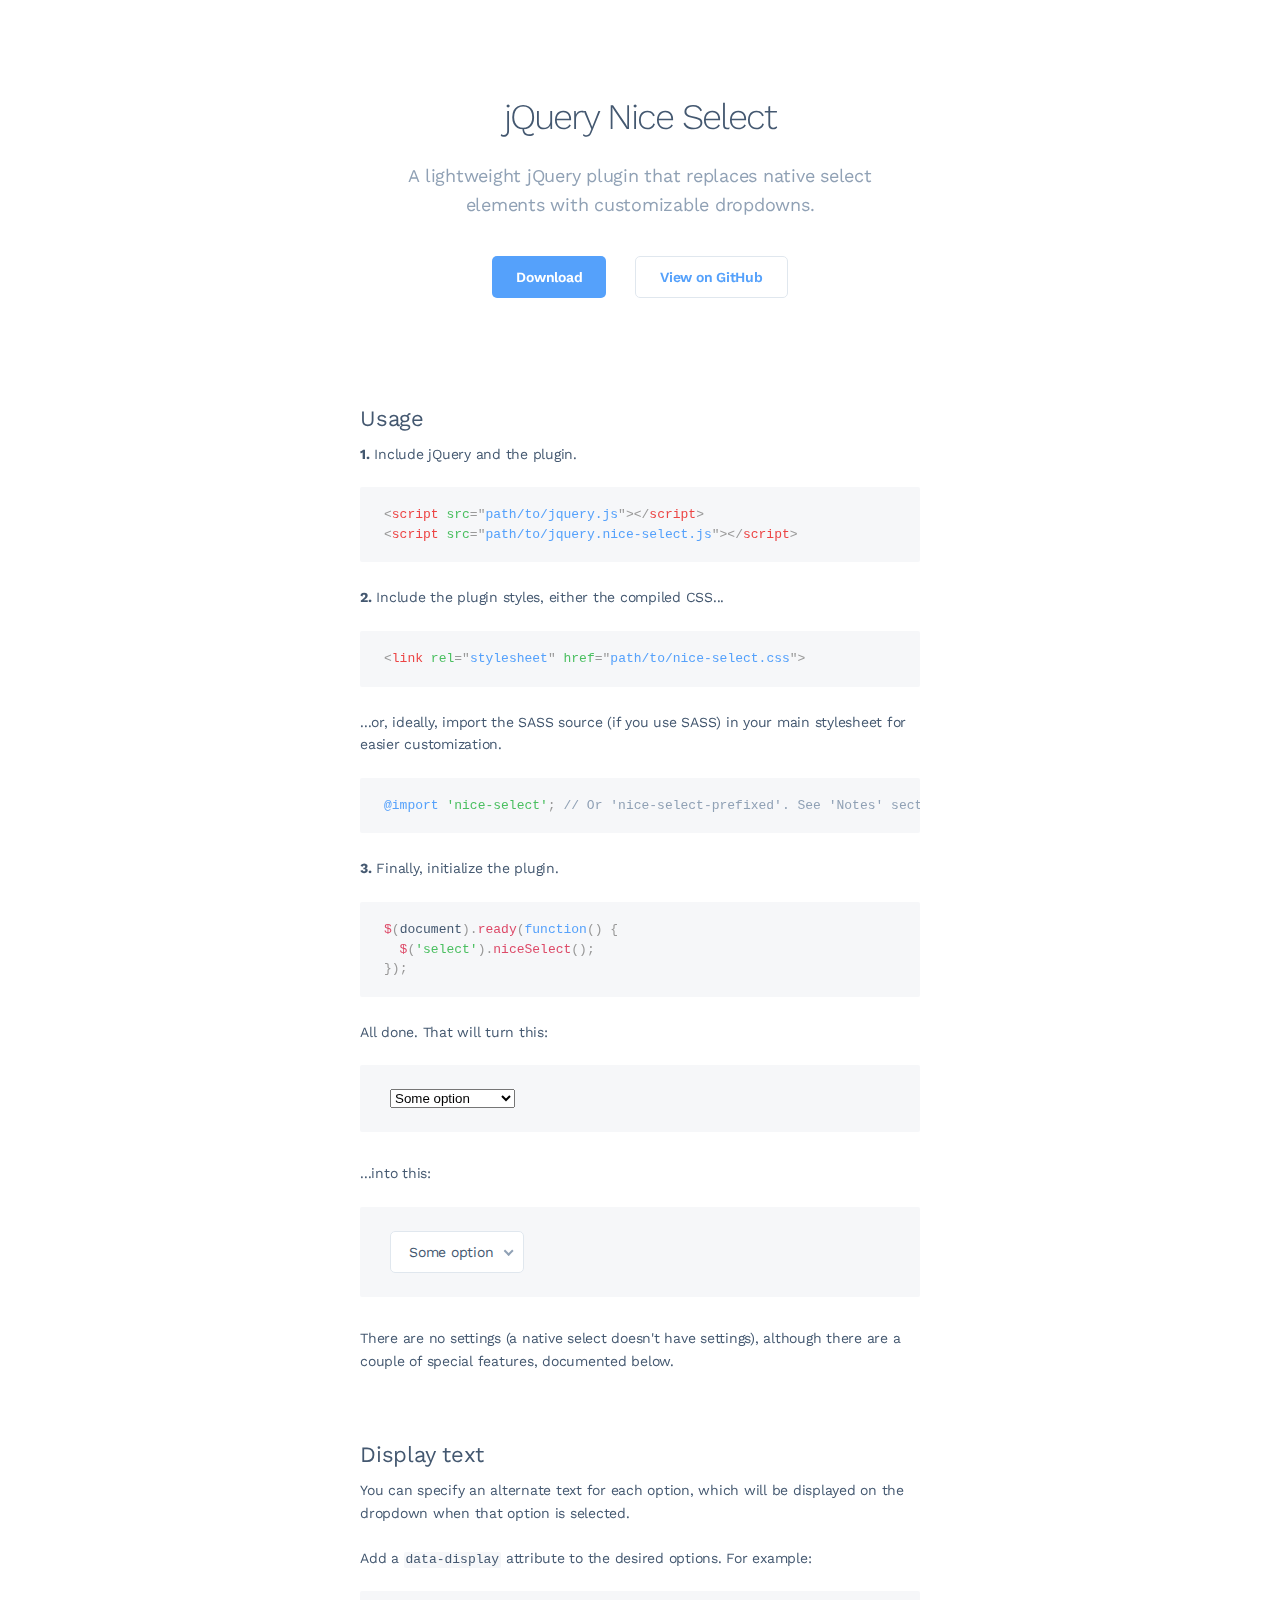
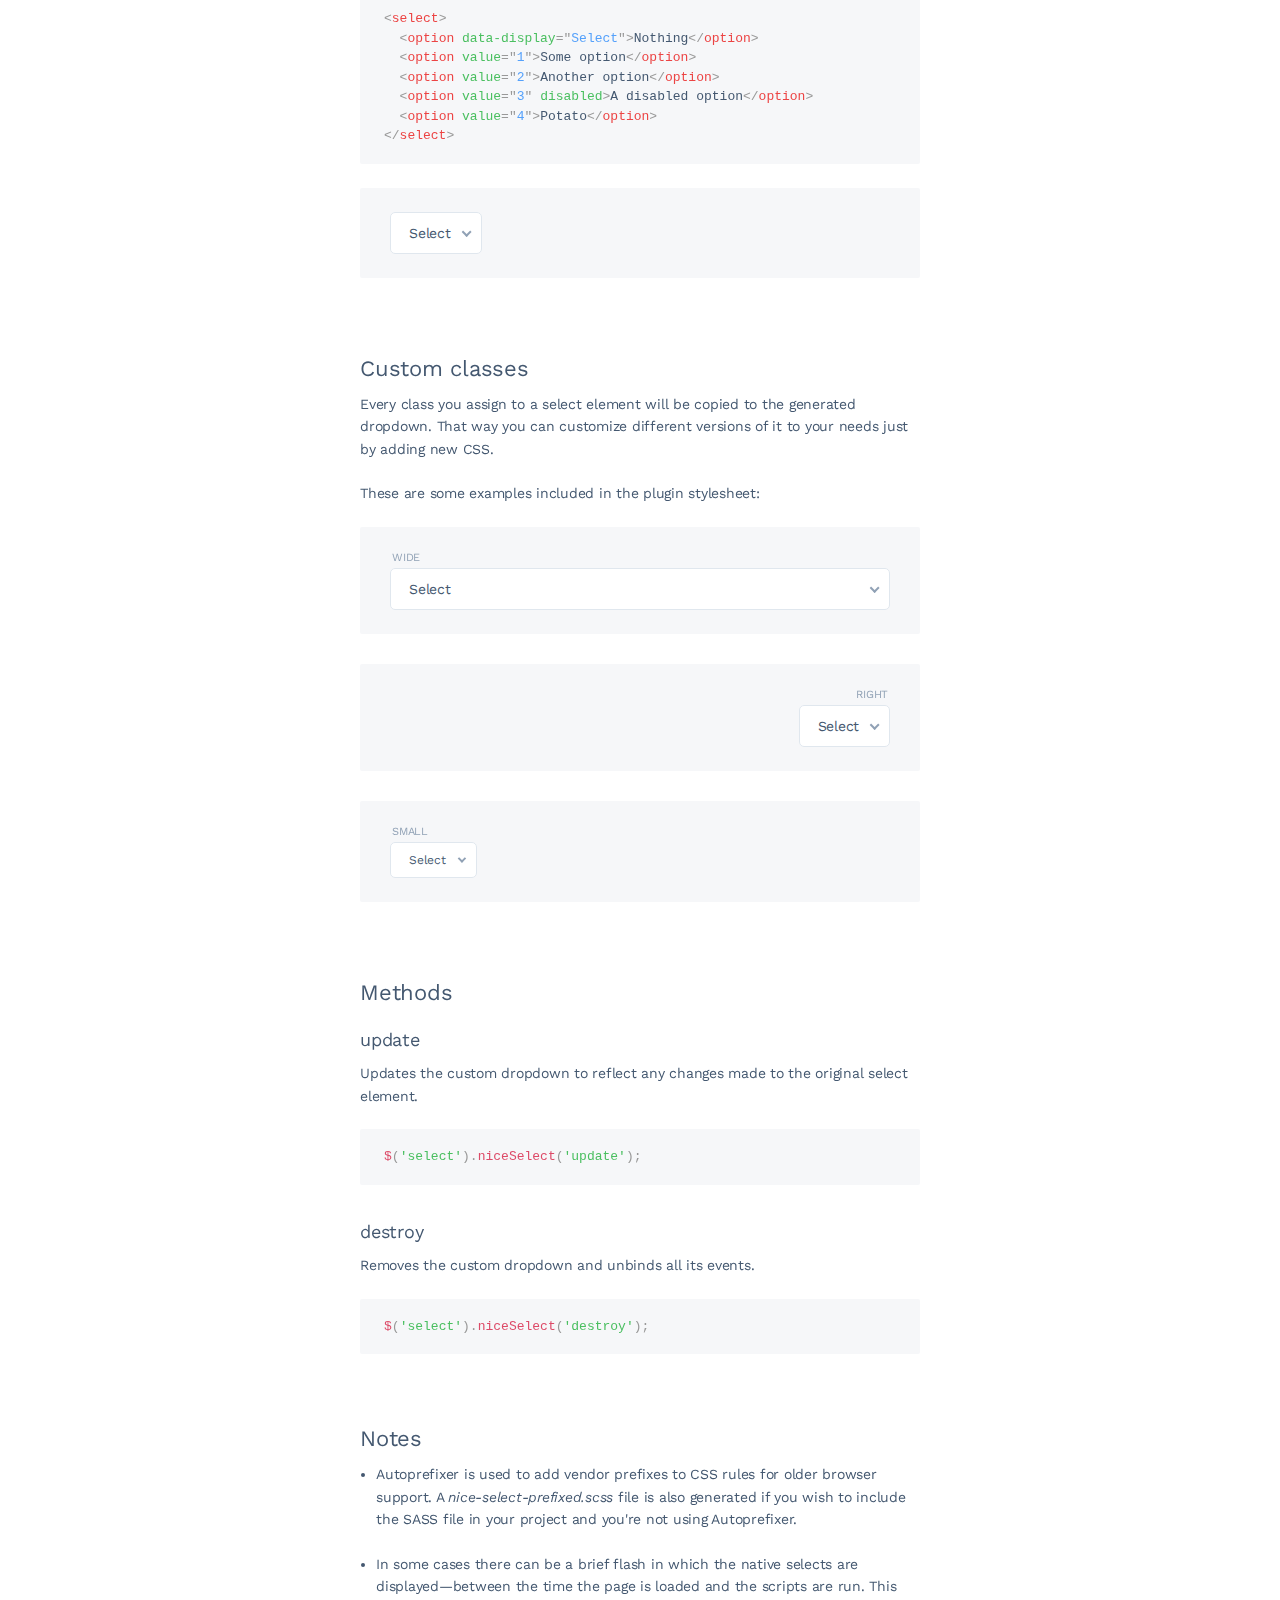
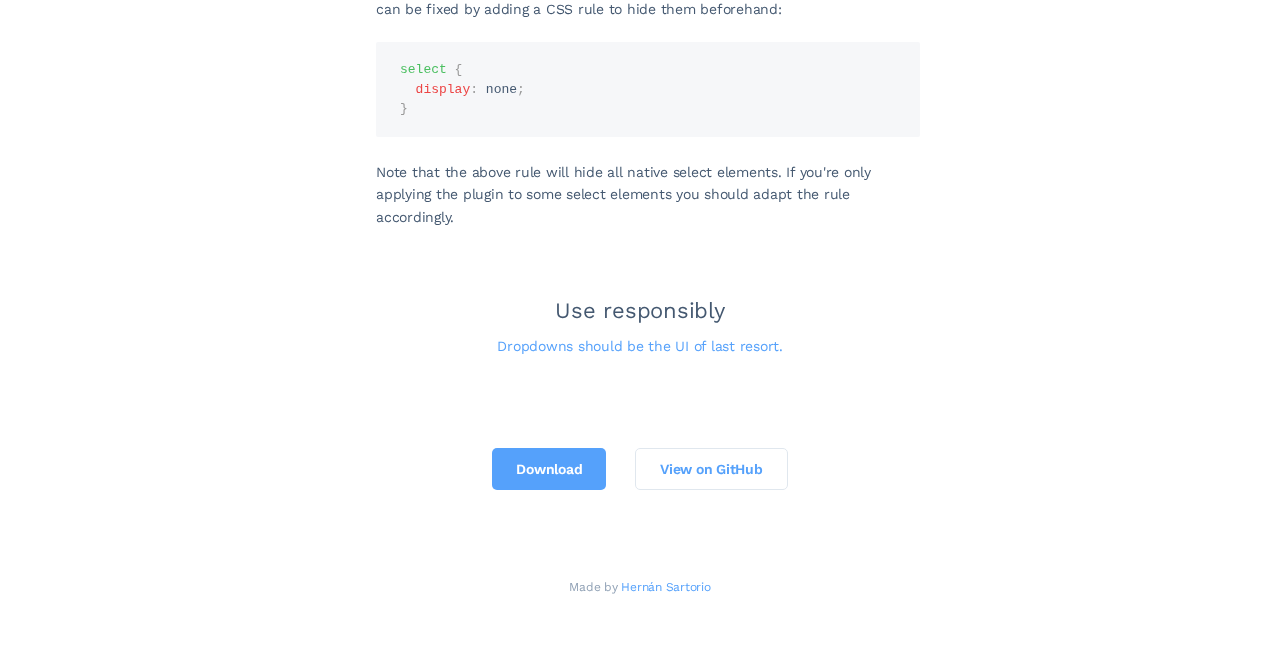
<file: jquery-nice-select-1.1.0/index.html>
<!DOCTYPE html>
<html>
<head>

  <meta charset="utf-8">
  <meta name="viewport" content="width=device-width, initial-scale=1, user-scalable=no">

  <title>jQuery Nice Select</title>

  <link href='https://fonts.googleapis.com/css?family=Work+Sans:300,400,600&Inconsolata:400,700' rel='stylesheet' type='text/css'>
  
  <link rel="stylesheet" href="css/style.css">
  
</head>

<body>

  <div class="container">
  
    <div class="header">      
      <h1>jQuery Nice Select</h1>
      
      <p>A lightweight jQuery plugin that replaces native select elements with customizable dropdowns.</p>
      
      <a href="https://github.com/hernansartorio/jquery-nice-select/archive/v1.1.0.zip" class="button">Download</a>
      <a href="https://github.com/hernansartorio/jquery-nice-select" class="button light">View on GitHub</a>
    </div>

    <h2>Usage</h2>
    <p><strong>1.</strong> Include jQuery and the plugin.</p>
    
    <pre><code class="language-html">&lt;script src=&quot;path/to/jquery.js&quot;&gt;&lt;/script&gt; 
&lt;script src=&quot;path/to/jquery.nice-select.js&quot;&gt;&lt;/script&gt;</code></pre>
    
    <p><strong>2.</strong> Include the plugin styles, either the compiled CSS...</p>
    
    <pre><code class="language-html">&lt;link rel=&quot;stylesheet&quot; href=&quot;path/to/nice-select.css&quot;&gt;</code></pre>

    <p>...or, ideally, import the SASS source (if you use SASS) in your main stylesheet for easier customization.</p>
    
    <pre><code class="language-scss">@import 'nice-select'; // Or 'nice-select-prefixed'. See 'Notes' section.</code></pre>
    
    <p><strong>3.</strong> Finally, initialize the plugin.</p>
    
    <pre><code class="language-js">$(document).ready(function() {
  $('select').niceSelect();
});</code></pre>
    
    <p>All done. That will turn this:</p>
    
    <div class="box">
      <select class="ignore">
        <option value="1">Some option</option>
        <option value="2">Another option</option>
        <option value="3" disabled>A disabled option</option>
        <option value="4">Potato</option>
      </select>
    </div>
    
    <p>...into this:</p>
    
    <div class="box">
      <select>
        <option value="1">Some option</option>
        <option value="2">Another option</option>
        <option value="3" disabled>A disabled option</option>
        <option value="4">Potato</option>
      </select>
    </div>
    
    <p>There are no settings (a native select doesn't have settings), although there are a couple of special features, documented below.</p>
    
    <h2>Display text</h2>
    <p>You can specify an alternate text for each option, which will be displayed on the dropdown when that option is selected.</p>
    
    <p>Add a <code class="language-html">data-display</code> attribute to the desired options. For example:</p>
    
    <pre><code class="language-html">&lt;select&gt;
  &lt;option data-display=&quot;Select&quot;&gt;Nothing&lt;/option&gt;
  &lt;option value=&quot;1&quot;&gt;Some option&lt;/option&gt;
  &lt;option value=&quot;2&quot;&gt;Another option&lt;/option&gt;
  &lt;option value=&quot;3&quot; disabled&gt;A disabled option&lt;/option&gt;
  &lt;option value=&quot;4&quot;&gt;Potato&lt;/option&gt;
&lt;/select&gt;</code></pre>
    
    <div class="box">
      <select>
        <option data-display="Select">Nothing</option>
        <option value="1">Some option</option>
        <option value="2">Another option</option>
        <option value="3" disabled>A disabled option</option>
        <option value="4">Potato</option>
      </select>
    </div>

    <h2>Custom classes</h2>
    
    <p>Every class you assign to a select element will be copied to the generated dropdown. That way you can customize different versions of it to your needs just by adding new CSS.</p>
    
    <p>These are some examples included in the plugin stylesheet:</p>
    
    <div class="box">
      <label>Wide</label>
      <select class="wide">
        <option data-display="Select">Nothing</option>
        <option value="1">Some option</option>
        <option value="2">Another option</option>
        <option value="3" disabled>A disabled option</option>
        <option value="4">Potato</option>
      </select>
    </div>
    
    <div class="box">
      <label class="right">Right</label>
      <select class="right">
        <option data-display="Select">Nothing</option>
        <option value="1">Some option</option>
        <option value="2">Another option</option>
        <option value="3" disabled>A disabled option</option>
        <option value="4">Potato</option>
      </select>
    </div>
    
    <div class="box">
      <label>Small</label>
      <select class="small">
        <option data-display="Select">Nothing</option>
        <option value="1">Some option</option>
        <option value="2">Another option</option>
        <option value="3" disabled>A disabled option</option>
        <option value="4">Potato</option>
      </select>
    </div>
    
    <h2>Methods</h2>
    
    <h3>update</h3>
    
    <p>Updates the custom dropdown to reflect any changes made to the original select element.</p>
    
    <pre><code class="language-js">$('select').niceSelect('update');</code></pre>
    
    <h3>destroy</h3>
    
    <p>Removes the custom dropdown and unbinds all its events.</p>
    
    <pre><code class="language-js">$('select').niceSelect('destroy');</code></pre>
    
    <h2>Notes</h2>  
    
    <ul>
      <li>
        <p>Autoprefixer is used to add vendor prefixes to CSS rules for older browser support. A <i>nice-select-prefixed.scss</i> file is also generated if you wish to include the SASS file in your project and you're not using Autoprefixer.</p>
      </li>
      <li>
        <p>In some cases there can be a brief flash in which the native selects are displayed—between the time the page is loaded and the scripts are run. This can be fixed by adding a CSS rule to hide them beforehand:</p>
            
        <pre><code class="language-scss">select {
  display: none;
}</code></pre>

        <p>Note that the above rule will hide all native select elements. If you're only applying the plugin to some select elements you should adapt the rule accordingly.</p>
      </li>
    </ul>

    <div class="footer">
      <h2>Use responsibly</h2>
      
      <p><a href="http://www.lukew.com/ff/entry.asp?1950">Dropdowns should be the UI of last resort.</a></p>
      
      <a href="https://github.com/hernansartorio/jquery-nice-select/archive/v1.1.0.zip" class="button">Download</a>
      <a href="https://github.com/hernansartorio/jquery-nice-select" class="button light">View on GitHub</a>
      
      <div class="credit">
        Made by <a href="http://hernansartorio.com?r=ns">Hernán Sartorio</a>
      </div>
    </div>
    
    
  </div>
  
  <script src="js/jquery.js"></script>
  <script src="js/jquery.nice-select.min.js"></script>
  <script src="js/fastclick.js"></script>
  <script src="js/prism.js"></script>
  
  <script>
    $(document).ready(function() {
      $('select:not(.ignore)').niceSelect();      
      FastClick.attach(document.body);
    });    
  </script>
  
  <script>
    (function(i,s,o,g,r,a,m){i['GoogleAnalyticsObject']=r;i[r]=i[r]||function(){
    (i[r].q=i[r].q||[]).push(arguments)},i[r].l=1*new Date();a=s.createElement(o),
    m=s.getElementsByTagName(o)[0];a.async=1;a.src=g;m.parentNode.insertBefore(a,m)
    })(window,document,'script','//www.google-analytics.com/analytics.js','ga');

    ga('create', 'UA-64633646-1', 'auto');
    ga('send', 'pageview');
  </script>
  
</body>
</html>
</file>
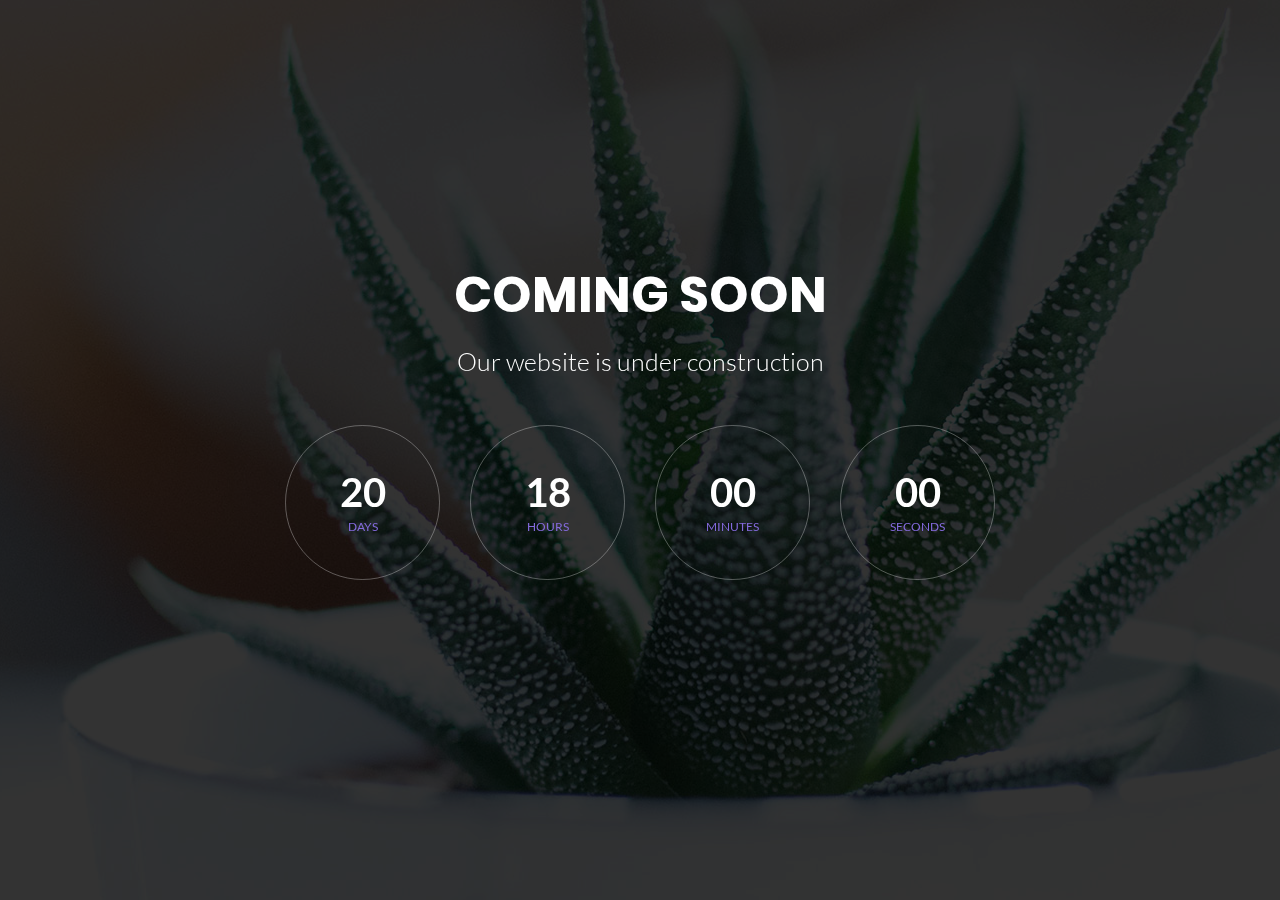
<file: under construction/index.html>
<!DOCTYPE html>
<html lang="en">
<head>
	<title>Coming Soon 2</title>
	<meta charset="UTF-8">
	<meta name="viewport" content="width=device-width, initial-scale=1">
<!--===============================================================================================-->	
	<link rel="icon" type="image/png" href="images/icons/favicon.ico"/>
<!--===============================================================================================-->
	<link rel="stylesheet" type="text/css" href="vendor/bootstrap/css/bootstrap.min.css">
<!--===============================================================================================-->
	<link rel="stylesheet" type="text/css" href="fonts/font-awesome-4.7.0/css/font-awesome.min.css">
<!--===============================================================================================-->
	<link rel="stylesheet" type="text/css" href="vendor/animate/animate.css">
<!--===============================================================================================-->
	<link rel="stylesheet" type="text/css" href="vendor/select2/select2.min.css">
<!--===============================================================================================-->
	<link rel="stylesheet" type="text/css" href="css/util.css">
	<link rel="stylesheet" type="text/css" href="css/main.css">
<!--===============================================================================================-->
</head>
<body>
	
	<!--  -->
	<div class="simpleslide100">
		<div class="simpleslide100-item bg-img1" style="background-image: url('images/bg01.jpg');"></div>
		<div class="simpleslide100-item bg-img1" style="background-image: url('images/bg02.jpg');"></div>
		<div class="simpleslide100-item bg-img1" style="background-image: url('images/bg03.jpg');"></div>
	</div>

	<div class="size1 overlay1">
		<!--  -->
		<div class="size1 flex-col-c-m p-l-15 p-r-15 p-t-50 p-b-50">
			<h3 class="l1-txt1 txt-center p-b-25">
				Coming Soon
			</h3>

			<p class="m2-txt1 txt-center p-b-48">
				Our website is under construction
			</p>
     <div class="flex-w flex-c-m cd100 p-b-33">
<div class="flex-col-c-m size2 bor1 m-l-15 m-r-15 m-b-20">
<span class="l2-txt1 p-b-9 days">20</span>
<span class="s2-txt1">Days</span>
</div>
<div class="flex-col-c-m size2 bor1 m-l-15 m-r-15 m-b-20">
<span class="l2-txt1 p-b-9 hours">17</span>
<span class="s2-txt1">Hours</span>
</div>
<div class="flex-col-c-m size2 bor1 m-l-15 m-r-15 m-b-20">
<span class="l2-txt1 p-b-9 minutes">50</span>
<span class="s2-txt1">Minutes</span>
</div>
<div class="flex-col-c-m size2 bor1 m-l-15 m-r-15 m-b-20">
<span class="l2-txt1 p-b-9 seconds">39</span>
<span class="s2-txt1">Seconds</span>
</div>
</div>
	
	
		</div>
	</div>



	

<!--===============================================================================================-->	
	<script src="vendor/jquery/jquery-3.2.1.min.js"></script>
<!--===============================================================================================-->
	<script src="vendor/bootstrap/js/popper.js"></script>
	<script src="vendor/bootstrap/js/bootstrap.min.js"></script>
<!--===============================================================================================-->
	<script src="vendor/select2/select2.min.js"></script>
<!--===============================================================================================-->
	<script src="vendor/countdowntime/moment.min.js"></script>
	<script src="vendor/countdowntime/moment-timezone.min.js"></script>
	<script src="vendor/countdowntime/moment-timezone-with-data.min.js"></script>
	<script src="vendor/countdowntime/countdowntime.js"></script>
	<script>
		$('.cd100').countdown100({
			/*Set Endtime here*/
			/*Endtime must be > current time*/
			endtimeYear: 0,
			endtimeMonth: 0,
			endtimeDate: 20,
			endtimeHours: 18,
			endtimeMinutes: 0,
			endtimeSeconds: 0,
			timeZone: "" 
			// ex:  timeZone: "America/New_York"
			//go to " http://momentjs.com/timezone/ " to get timezone
		});
	</script>
<!--===============================================================================================-->
	<script src="vendor/tilt/tilt.jquery.min.js"></script>
	<script >
		$('.js-tilt').tilt({
			scale: 1.1
		})
	</script>
<!--===============================================================================================-->
	<script src="js/main.js"></script>

</body>
</html>
</file>
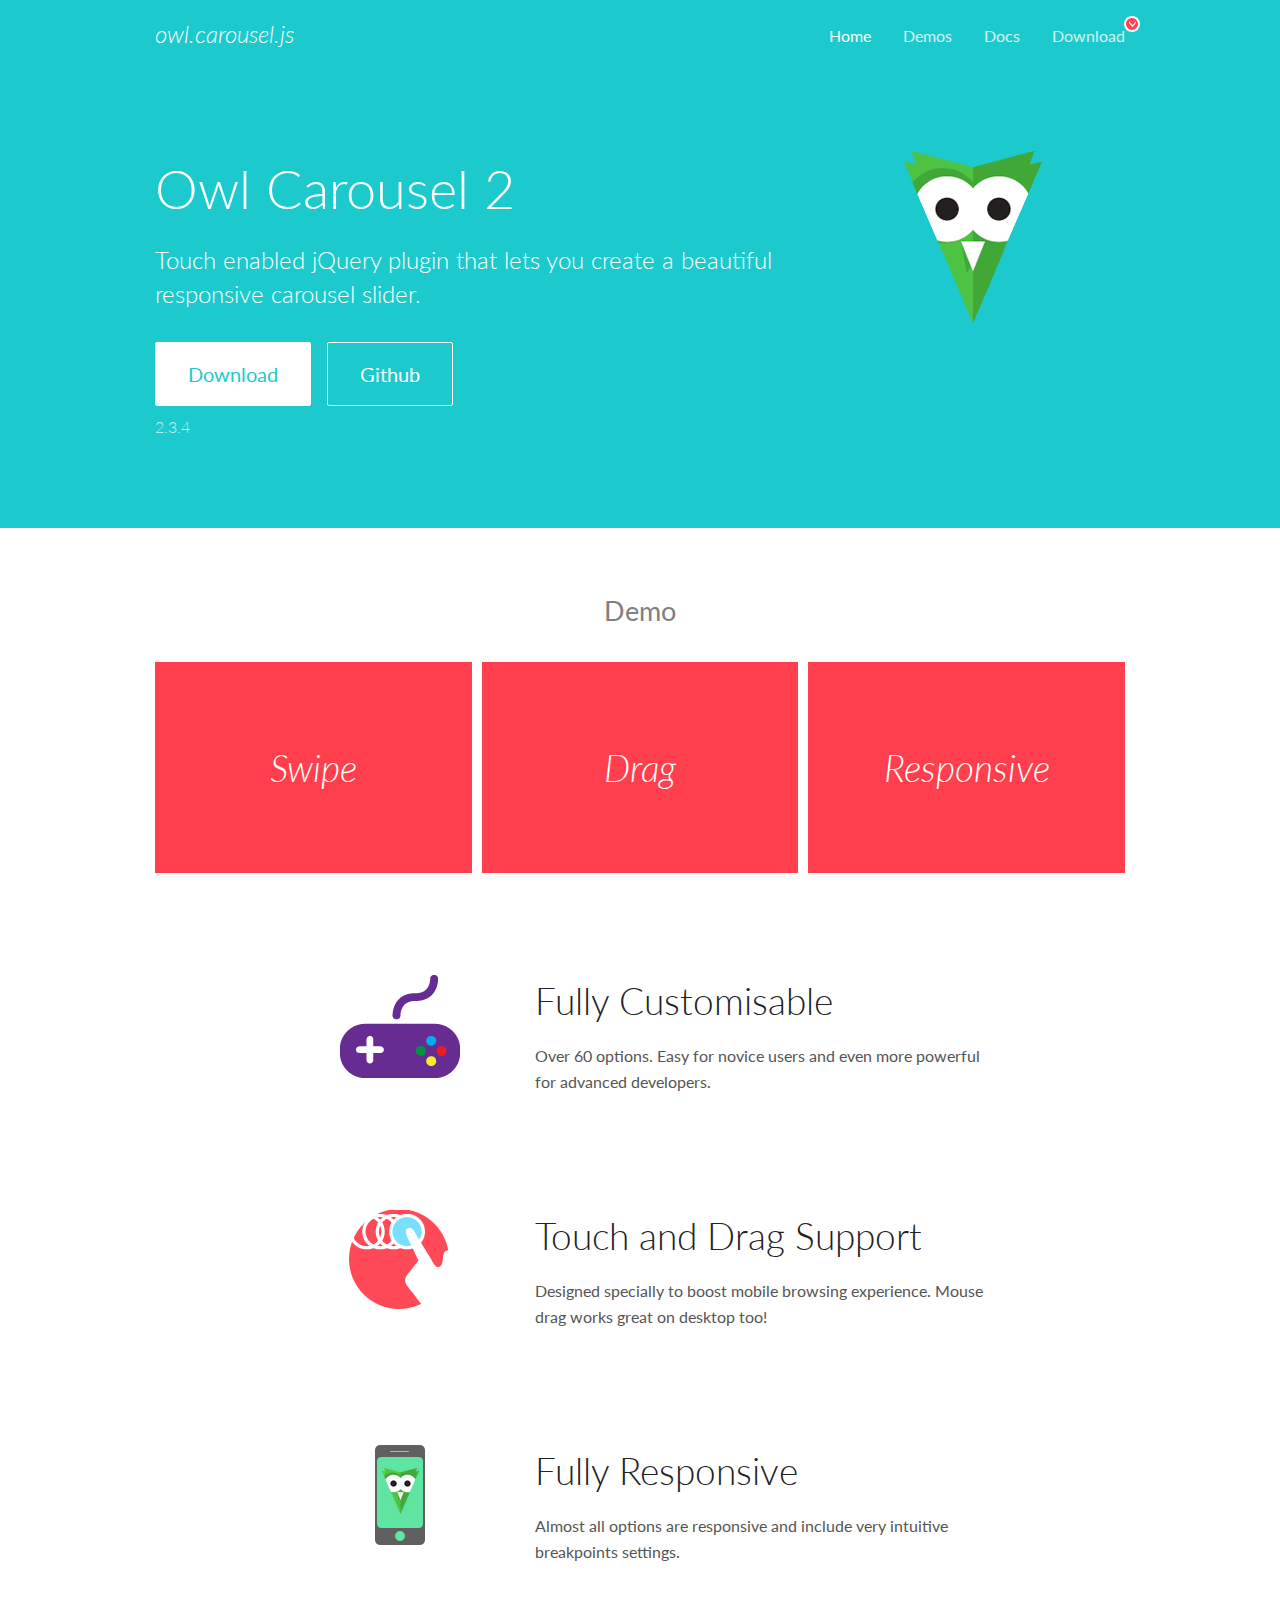
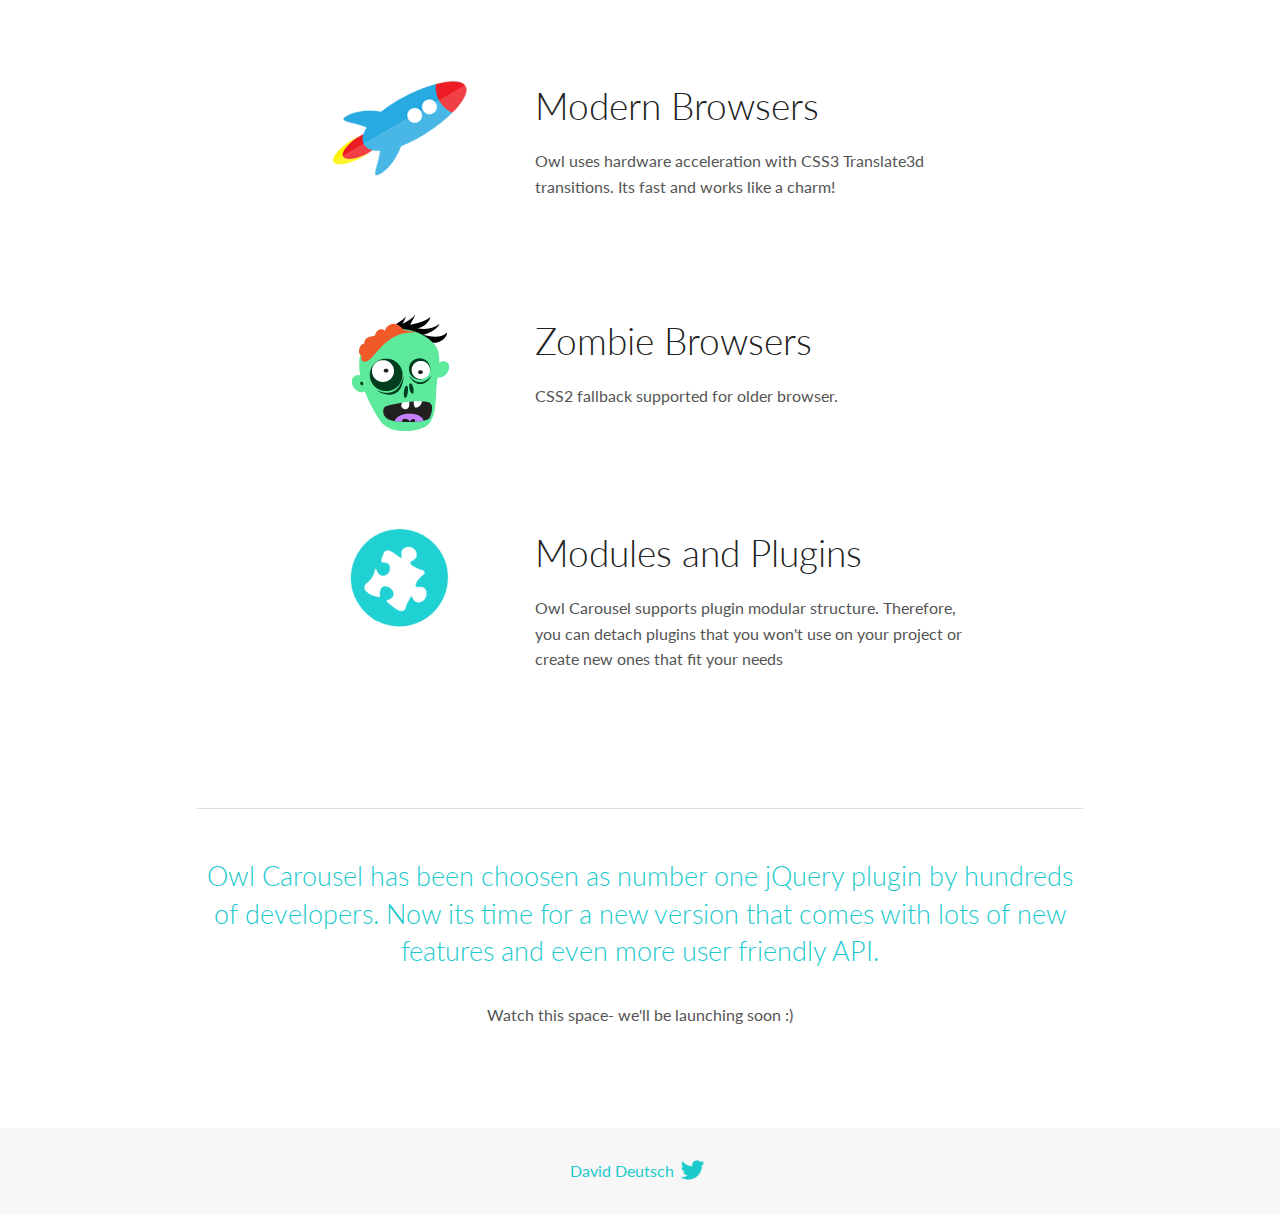
<file: OwlCarousel2-2.3.4/docs/index.html>
<!DOCTYPE html>
<html lang="en">
  <head>

    <!-- head -->
    <meta charset="utf-8">
    <meta name="msapplication-tap-highlight" content="no" />
    <meta name="viewport" content="width=device-width, initial-scale=1.0" />
    <meta name="description" content="Touch enabled jQuery plugin that lets you create beautiful responsive carousel slider.">
    <meta name="author" content="David Deutsch">
    <title>
      Home | Owl Carousel | 2.3.4
    </title>

    <!-- Stylesheets -->
    <link href='https://fonts.googleapis.com/css?family=Lato:300,400,700,400italic,300italic' rel='stylesheet' type='text/css'>
    <link rel="stylesheet" href="assets/css/docs.theme.min.css">

    <!-- Owl Stylesheets -->
    <link rel="stylesheet" href="assets/owlcarousel/assets/owl.carousel.min.css">
    <link rel="stylesheet" href="assets/owlcarousel/assets/owl.theme.default.min.css">

    <!-- HTML5 shim and Respond.js IE8 support of HTML5 elements and media queries -->

    <!--[if lt IE 9]>
      <script src="https://oss.maxcdn.com/libs/html5shiv/3.7.0/html5shiv.js"></script>
      <script src="https://oss.maxcdn.com/libs/respond.js/1.3.0/respond.min.js"></script>
    <![endif]-->

    <!-- Favicons -->
    <link rel="apple-touch-icon-precomposed" sizes="144x144" href="assets/ico/apple-touch-icon-144-precomposed.png">
    <link rel="shortcut icon" href="assets/ico/favicon.png">
    <link rel="shortcut icon" href="favicon.ico">

    <!-- Yeah i know js should not be in header. Its required for demos.-->

    <!-- javascript -->
    <script src="assets/vendors/jquery.min.js"></script>
    <script src="assets/owlcarousel/owl.carousel.js"></script>
  </head>
  <body>

    <!-- header -->
    <header class="header">
      <div class="row">
        <div class="large-12 columns">
          <div class="brand left">
            <h3>
              <a href="/OwlCarousel2/">owl.carousel.js</a> 
            </h3>
          </div>
          <a id="toggle-nav" class="right">
            <span></span> <span></span> <span></span> 
          </a> 
          <div class="nav-bar">
            <ul class="clearfix">
              <li class="active">
                <a href="/OwlCarousel2/index.html">Home</a> 
              </li>
              <li> <a href="/OwlCarousel2/demos/demos.html">Demos</a>  </li>
              <li> <a href="/OwlCarousel2/docs/started-welcome.html">Docs</a>  </li>
              <li>
                <a href="https://github.com/OwlCarousel2/OwlCarousel2/archive/2.3.4.zip">Download</a> 
                <span class="download"></span> 
              </li>
            </ul>
          </div>
        </div>
      </div>
    </header>

    <!-- home panel -->
    <section id="hero">
      <div class="row">
        <div class="large-8 medium-8 columns">
          <h1>Owl Carousel 2</h1>
          <h4>Touch enabled jQuery plugin that lets you create a beautiful responsive carousel slider.</h4>
          <a href="https://github.com/OwlCarousel2/OwlCarousel2/archive/2.3.4.zip" class="hero-button">Download</a> 
          <a href="https://github.com/OwlCarousel2/OwlCarousel2" class="hero-button outline">Github</a> 
          <p>2.3.4</p>
        </div>
        <div class="large-4 medium-4 columns">
          <img class="owl-logo" src="assets/img/owl-logo.png" alt="mr. Owl">
        </div>
      </div>
    </section>

    <!-- body -->
    <div class="home-demo">
      <div class="row">
        <div class="large-12 columns">
          <h3>Demo</h3>
          <div class="owl-carousel">
            <div class="item">
              <h2>Swipe</h2>
            </div>
            <div class="item">
              <h2>Drag</h2>
            </div>
            <div class="item">
              <h2>Responsive</h2>
            </div>
            <div class="item">
              <h2>CSS3</h2>
            </div>
            <div class="item">
              <h2>Fast</h2>
            </div>
            <div class="item">
              <h2>Easy</h2>
            </div>
            <div class="item">
              <h2>Free</h2>
            </div>
            <div class="item">
              <h2>Upgradable</h2>
            </div>
            <div class="item">
              <h2>Tons of options</h2>
            </div>
            <div class="item">
              <h2>Infinity</h2>
            </div>
            <div class="item">
              <h2>Auto Width</h2>
            </div>
          </div>
        </div>
      </div>
    </div>
    <script>
      var owl = $('.owl-carousel');
      owl.owlCarousel({
        margin: 10,
        loop: true,
        responsive: {
          0: {
            items: 1
          },
          600: {
            items: 2
          },
          1000: {
            items: 3
          }
        }
      })
    </script>

    <!-- features -->
    <div id="features">
      <div class="row">
        <div class="small-12 medium-9 small-centered columns">
          <section class="row feature">
            <div class="medium-4 small-12 columns">
              <img src="assets/img/feature-options.png" alt="">
            </div>
            <div class="medium-8 small-12 columns">
              <h2>Fully Customisable</h2>
              <p>Over 60 options. Easy for novice users and even more powerful for advanced developers.</p>
            </div>
          </section>
          <section class="row feature">
            <div class="medium-4 small-12 columns">
              <img src="assets/img/feature-drag.png" alt="">
            </div>
            <div class="medium-8 small-12 columns">
              <h2>Touch and Drag Support</h2>
              <p>Designed specially to boost mobile browsing experience. Mouse drag works great on desktop too!</p>
            </div>
          </section>
          <section class="row feature">
            <div class="medium-4 small-12 columns">
              <img src="assets/img/feature-responsive.png" alt="">
            </div>
            <div class="medium-8 small-12 columns">
              <h2>Fully Responsive</h2>
              <p>Almost all options are responsive and include very intuitive breakpoints settings.</p>
            </div>
          </section>
          <section class="row feature">
            <div class="medium-4 small-12 columns">
              <img src="assets/img/feature-modern.png" alt="">
            </div>
            <div class="medium-8 small-12 columns">
              <h2>Modern Browsers</h2>
              <p>Owl uses hardware acceleration with CSS3 Translate3d transitions. Its fast and works like a charm! </p>
            </div>
          </section>
          <section class="row feature">
            <div class="medium-4 small-12 columns">
              <img src="assets/img/feature-zombie.png" alt="">
            </div>
            <div class="medium-8 small-12 columns">
              <h2>Zombie Browsers</h2>
              <p>CSS2 fallback supported for older browser.</p>
            </div>
          </section>
          <section class="row feature">
            <div class="medium-4 small-12 columns">
              <img src="assets/img/feature-module.png" alt="">
            </div>
            <div class="medium-8 small-12 columns">
              <h2>Modules and Plugins</h2>
              <p>Owl Carousel supports plugin modular structure. Therefore, you can detach plugins that you won&#x27;t use on your project or create new ones that fit your needs</p>
            </div>
          </section>
        </div>
      </div>
    </div>

    <!-- footer -->
    <section id="teaser-text">
      <div class="row">
        <div class="small-12 medium-11 small-centered columns">
          <hr>
          <h3 id="owl-carousel-has-been-choosen-as-number-one-jquery-plugin-by-hundreds-of-developers-now-its-time-for-a-new-version-that-comes-with-lots-of-new-features-and-even-more-user-friendly-api-">Owl Carousel has been choosen as number one jQuery plugin by hundreds of developers. Now its time for a new version that comes with lots of new features and even more user friendly API.</h3>
          <p>Watch this space- we&#39;ll be launching soon :)</p>
        </div>
      </div>
    </section>

    <!-- footer -->
    <footer class="footer">
      <div class="row">
        <div class="large-12 columns">
          <h5>
            <a href="/OwlCarousel2/docs/support-contact.html">David Deutsch</a> 
            <a id="custom-tweet-button" href="https://twitter.com/share?url=https://github.com/OwlCarousel2/OwlCarousel2&text=Owl Carousel - This is so awesome! " target="_blank"></a> 
          </h5>
        </div>
      </div>
    </footer>

    <!-- vendors -->
    <script src="assets/vendors/highlight.js"></script>
    <script src="assets/js/app.js"></script>
  </body>
</html>
</file>
<file: jquery-nice-select-1.1.0/css/style.css>
.nice-select {
  -webkit-tap-highlight-color: transparent;
  background-color: #fff;
  border-radius: 5px;
  border: solid 1px #e0e7ee;
  box-sizing: border-box;
  clear: both;
  cursor: pointer;
  display: block;
  float: left;
  font-family: inherit;
  font-size: 14px;
  font-weight: normal;
  height: 42px;
  line-height: 40px;
  outline: none;
  padding-left: 18px;
  padding-right: 30px;
  position: relative;
  text-align: left !important;
  -webkit-transition: all 0.2s ease-in-out;
  transition: all 0.2s ease-in-out;
  -webkit-user-select: none;
     -moz-user-select: none;
      -ms-user-select: none;
          user-select: none;
  white-space: nowrap;
  width: auto; }
  .nice-select:hover {
    border-color: #d0dae5; }
  .nice-select:active, .nice-select.open, .nice-select:focus {
    border-color: #88bfff; }
  .nice-select:after {
    border-bottom: 2px solid #90a1b5;
    border-right: 2px solid #90a1b5;
    content: '';
    display: block;
    height: 5px;
    margin-top: -4px;
    pointer-events: none;
    position: absolute;
    right: 12px;
    top: 50%;
    -webkit-transform-origin: 66% 66%;
        -ms-transform-origin: 66% 66%;
            transform-origin: 66% 66%;
    -webkit-transform: rotate(45deg);
        -ms-transform: rotate(45deg);
            transform: rotate(45deg);
    -webkit-transition: all 0.15s ease-in-out;
    transition: all 0.15s ease-in-out;
    width: 5px; }
  .nice-select.open:after {
    -webkit-transform: rotate(-135deg);
        -ms-transform: rotate(-135deg);
            transform: rotate(-135deg); }
  .nice-select.open .list {
    opacity: 1;
    pointer-events: auto;
    -webkit-transform: scale(1) translateY(0);
        -ms-transform: scale(1) translateY(0);
            transform: scale(1) translateY(0); }
  .nice-select.disabled {
    border-color: #e7ecf2;
    color: #90a1b5;
    pointer-events: none; }
    .nice-select.disabled:after {
      border-color: #cdd5de; }
  .nice-select.wide {
    width: 100%; }
    .nice-select.wide .list {
      left: 0 !important;
      right: 0 !important; }
  .nice-select.right {
    float: right; }
    .nice-select.right .list {
      left: auto;
      right: 0; }
  .nice-select.small {
    font-size: 12px;
    height: 36px;
    line-height: 34px; }
    .nice-select.small:after {
      height: 4px;
      width: 4px; }
    .nice-select.small .option {
      line-height: 34px;
      min-height: 34px; }
  .nice-select .list {
    background-color: #fff;
    border-radius: 5px;
    box-shadow: 0 0 0 1px rgba(68, 88, 112, 0.11);
    box-sizing: border-box;
    margin-top: 4px;
    opacity: 0;
    overflow: hidden;
    padding: 0;
    pointer-events: none;
    position: absolute;
    top: 100%;
    left: 0;
    -webkit-transform-origin: 50% 0;
        -ms-transform-origin: 50% 0;
            transform-origin: 50% 0;
    -webkit-transform: scale(0.75) translateY(-21px);
        -ms-transform: scale(0.75) translateY(-21px);
            transform: scale(0.75) translateY(-21px);
    -webkit-transition: all 0.2s cubic-bezier(0.5, 0, 0, 1.25), opacity 0.15s ease-out;
    transition: all 0.2s cubic-bezier(0.5, 0, 0, 1.25), opacity 0.15s ease-out;
    z-index: 9; }
    .nice-select .list:hover .option:not(:hover) {
      background-color: transparent !important; }
  .nice-select .option {
    cursor: pointer;
    font-weight: 400;
    line-height: 40px;
    list-style: none;
    min-height: 40px;
    outline: none;
    padding-left: 18px;
    padding-right: 29px;
    text-align: left;
    -webkit-transition: all 0.2s;
    transition: all 0.2s; }
    .nice-select .option:hover, .nice-select .option.focus, .nice-select .option.selected.focus {
      background-color: #f6f7f9; }
    .nice-select .option.selected {
      font-weight: bold; }
    .nice-select .option.disabled {
      background-color: transparent;
      color: #90a1b5;
      cursor: default; }

.no-csspointerevents .nice-select .list {
  display: none; }

.no-csspointerevents .nice-select.open .list {
  display: block; }

code[class*="language-"],
pre[class*="language-"] {
  border-radius: 2px;
  color: #445870;
  -webkit-hyphens: none;
      -ms-hyphens: none;
          hyphens: none;
  line-height: 1.5;
  -moz-tab-size: 4;
    -o-tab-size: 4;
       tab-size: 4;
  text-align: left;
  white-space: pre;
  word-break: normal;
  word-spacing: normal;
  word-wrap: normal;
  direction: ltr;
  font-family: Inconsolata, monospace;
  font-size: 13px;
  letter-spacing: 0; }

/* Code blocks */
pre[class*="language-"] {
  padding: 18px 24px;
  margin: 0 0 24px;
  overflow: auto; }

:not(pre) > code[class*="language-"],
pre[class*="language-"] {
  background: #f6f7f9; }

/* Inline code */
:not(pre) > code[class*="language-"] {
  padding: 0 2px 1px; }

.token.comment,
.token.prolog,
.token.doctype,
.token.cdata {
  color: #90a1b5; }

.token.punctuation {
  color: #999; }

.namespace {
  opacity: .7; }

.token.property,
.token.tag,
.token.boolean,
.token.number,
.token.constant,
.token.symbol,
.token.deleted {
  color: #EC4444; }

.token.selector,
.token.attr-name,
.token.string,
.token.char,
.token.builtin,
.token.inserted {
  color: #4ABF60; }

.token.operator,
.token.entity,
.token.url,
.language-css .token.string,
.style .token.string {
  color: #a67f59;
  background: rgba(255, 255, 255, 0.5); }

.token.atrule,
.token.attr-value,
.token.keyword {
  color: #55a1fb; }

.token.function {
  color: #DD4A68; }

.token.regex,
.token.important,
.token.variable {
  color: #e90; }

.token.important,
.token.bold {
  font-weight: bold; }

.token.italic {
  font-style: italic; }

.token.entity {
  cursor: help; }

body {
  -webkit-font-smoothing: antialiased;
  -moz-osx-font-smoothing: grayscale;
  color: #445870;
  font-family: 'Work Sans', sans-serif;
  font-size: 14px;
  font-weight: normal;
  letter-spacing: -0.25px;
  margin: 0;
  padding: 0 18px; }

p {
  line-height: 1.6;
  margin: 0 0 1.6em; }

h1 {
  font-size: 36px;
  font-weight: 300;
  letter-spacing: -2px;
  margin: 0 0 24px; }

h2 {
  font-size: 22px;
  font-weight: 400;
  margin: 0 0 12px;
  padding-top: 48px; }

h3 {
  font-size: 18px;
  font-weight: 400;
  margin: 0 0 12px;
  padding-top: 12px; }

ul {
  margin: 0;
  padding-left: 16px; }

a:not(.button) {
  color: #55a1fb;
  outline: none;
  text-decoration: none;
  -webkit-transition: all 0.2s ease-in-out;
  transition: all 0.2s ease-in-out;
  border-bottom: 1px solid transparent; }
  a:not(.button):hover, a:not(.button):focus {
    border-bottom: 1px solid #88bfff; }

::-moz-selection {
  background: #f3f4f7; }

::selection {
  background: #f3f4f7; }

.container {
  margin: 96px auto 60px;
  max-width: 40em; }

.box {
  background-color: #f6f7f9;
  border-radius: 2px;
  margin-bottom: 30px;
  padding: 24px 30px; }
  .box:before, .box:after {
    content: "";
    display: table; }
  .box:after {
    clear: both; }

label {
  color: #90a1b5;
  font-size: 11px;
  margin: 0 2px 4px;
  text-transform: uppercase;
  float: left; }
  label.right {
    float: right; }

.button {
  -webkit-tap-highlight-color: transparent;
  background-color: #55a1fb;
  border-radius: 5px;
  border: none;
  box-sizing: border-box;
  color: #fff;
  cursor: pointer;
  display: inline-block;
  font-weight: 600;
  height: 42px;
  line-height: 42px;
  outline: none;
  padding: 0 24px;
  text-align: center;
  text-decoration: none;
  -webkit-transition: all 0.2s ease-in-out;
  transition: all 0.2s ease-in-out;
  white-space: nowrap;
  width: auto; }
  .button:hover, .button:focus {
    background-color: #4196fb; }
  .button:active, .button.nice-select.open {
    background-color: #2d8bfa; }
  .button.light {
    background-color: #fff;
    border: 1px solid #e0e7ee;
    color: #55a1fb;
    line-height: 40px;
    margin-left: 24px; }
    .button.light:hover {
      border-color: #d0dae5; }
    .button.light:active, .button.light.nice-select.open, .button.light:focus {
      border-color: #88bfff; }
  @media screen and (max-width: 360px) {
    .button {
      width: 100%; }
      .button.light {
        margin: 18px 0 0; } }

.header {
  text-align: center;
  margin-bottom: 60px; }
  @media screen and (min-width: 600px) {
    .header {
      padding: 0 18px; } }
  .header p {
    color: #90a1b5;
    font-size: 18px;
    margin-bottom: 36px; }

.footer {
  text-align: center; }
  .footer p {
    margin-bottom: 90px; }

.credit {
  color: #90a1b5;
  clear: both;
  font-size: 12px;
  margin-top: 90px; }
</file>
<file: under construction/css/util.css>
/*//////////////////////////////////////////////////////////////////
[ REBOOT ]*/
*, *:before, *:after {
	margin: 0px; 
	padding: 0px; 
	-webkit-box-sizing: border-box;
	-moz-box-sizing: border-box;
	box-sizing: border-box;
}

body, html {
	font-family: Arial, sans-serif;
	font-size: 15px;
	color: #666666;

	height: 100%;
	background-color: #fff;
	-webkit-box-sizing: border-box;
	-moz-box-sizing: border-box;
	box-sizing: border-box;
}

/*---------------------------------------------*/
a:focus {outline: none;}
a:hover {text-decoration: none;}

/* ------------------------------------ */
h1,h2,h3,h4,h5,h6,p {margin: 0px;}

ul, li {
	margin: 0px;
	list-style-type: none;
}


/* ------------------------------------ */
input, textarea, label {
	display: block;
	outline: none;
	border: none;
}

/* ------------------------------------ */
button {
	outline: none;
	border: none;
	background: transparent;
	cursor: pointer;
}
button:focus {outline: none;}

iframe {border: none;}


/*//////////////////////////////////////////////////////////////////
[ FONT SIZE ]*/
.fs-1 {font-size: 1px;}
.fs-2 {font-size: 2px;}
.fs-3 {font-size: 3px;}
.fs-4 {font-size: 4px;}
.fs-5 {font-size: 5px;}
.fs-6 {font-size: 6px;}
.fs-7 {font-size: 7px;}
.fs-8 {font-size: 8px;}
.fs-9 {font-size: 9px;}
.fs-10 {font-size: 10px;}
.fs-11 {font-size: 11px;}
.fs-12 {font-size: 12px;}
.fs-13 {font-size: 13px;}
.fs-14 {font-size: 14px;}
.fs-15 {font-size: 15px;}
.fs-16 {font-size: 16px;}
.fs-17 {font-size: 17px;}
.fs-18 {font-size: 18px;}
.fs-19 {font-size: 19px;}
.fs-20 {font-size: 20px;}
.fs-21 {font-size: 21px;}
.fs-22 {font-size: 22px;}
.fs-23 {font-size: 23px;}
.fs-24 {font-size: 24px;}
.fs-25 {font-size: 25px;}
.fs-26 {font-size: 26px;}
.fs-27 {font-size: 27px;}
.fs-28 {font-size: 28px;}
.fs-29 {font-size: 29px;}
.fs-30 {font-size: 30px;}
.fs-31 {font-size: 31px;}
.fs-32 {font-size: 32px;}
.fs-33 {font-size: 33px;}
.fs-34 {font-size: 34px;}
.fs-35 {font-size: 35px;}
.fs-36 {font-size: 36px;}
.fs-37 {font-size: 37px;}
.fs-38 {font-size: 38px;}
.fs-39 {font-size: 39px;}
.fs-40 {font-size: 40px;}
.fs-41 {font-size: 41px;}
.fs-42 {font-size: 42px;}
.fs-43 {font-size: 43px;}
.fs-44 {font-size: 44px;}
.fs-45 {font-size: 45px;}
.fs-46 {font-size: 46px;}
.fs-47 {font-size: 47px;}
.fs-48 {font-size: 48px;}
.fs-49 {font-size: 49px;}
.fs-50 {font-size: 50px;}
.fs-51 {font-size: 51px;}
.fs-52 {font-size: 52px;}
.fs-53 {font-size: 53px;}
.fs-54 {font-size: 54px;}
.fs-55 {font-size: 55px;}
.fs-56 {font-size: 56px;}
.fs-57 {font-size: 57px;}
.fs-58 {font-size: 58px;}
.fs-59 {font-size: 59px;}
.fs-60 {font-size: 60px;}
.fs-61 {font-size: 61px;}
.fs-62 {font-size: 62px;}
.fs-63 {font-size: 63px;}
.fs-64 {font-size: 64px;}
.fs-65 {font-size: 65px;}
.fs-66 {font-size: 66px;}
.fs-67 {font-size: 67px;}
.fs-68 {font-size: 68px;}
.fs-69 {font-size: 69px;}
.fs-70 {font-size: 70px;}
.fs-71 {font-size: 71px;}
.fs-72 {font-size: 72px;}
.fs-73 {font-size: 73px;}
.fs-74 {font-size: 74px;}
.fs-75 {font-size: 75px;}
.fs-76 {font-size: 76px;}
.fs-77 {font-size: 77px;}
.fs-78 {font-size: 78px;}
.fs-79 {font-size: 79px;}
.fs-80 {font-size: 80px;}
.fs-81 {font-size: 81px;}
.fs-82 {font-size: 82px;}
.fs-83 {font-size: 83px;}
.fs-84 {font-size: 84px;}
.fs-85 {font-size: 85px;}
.fs-86 {font-size: 86px;}
.fs-87 {font-size: 87px;}
.fs-88 {font-size: 88px;}
.fs-89 {font-size: 89px;}
.fs-90 {font-size: 90px;}
.fs-91 {font-size: 91px;}
.fs-92 {font-size: 92px;}
.fs-93 {font-size: 93px;}
.fs-94 {font-size: 94px;}
.fs-95 {font-size: 95px;}
.fs-96 {font-size: 96px;}
.fs-97 {font-size: 97px;}
.fs-98 {font-size: 98px;}
.fs-99 {font-size: 99px;}
.fs-100 {font-size: 100px;}
.fs-101 {font-size: 101px;}
.fs-102 {font-size: 102px;}
.fs-103 {font-size: 103px;}
.fs-104 {font-size: 104px;}
.fs-105 {font-size: 105px;}
.fs-106 {font-size: 106px;}
.fs-107 {font-size: 107px;}
.fs-108 {font-size: 108px;}
.fs-109 {font-size: 109px;}
.fs-110 {font-size: 110px;}
.fs-111 {font-size: 111px;}
.fs-112 {font-size: 112px;}
.fs-113 {font-size: 113px;}
.fs-114 {font-size: 114px;}
.fs-115 {font-size: 115px;}
.fs-116 {font-size: 116px;}
.fs-117 {font-size: 117px;}
.fs-118 {font-size: 118px;}
.fs-119 {font-size: 119px;}
.fs-120 {font-size: 120px;}
.fs-121 {font-size: 121px;}
.fs-122 {font-size: 122px;}
.fs-123 {font-size: 123px;}
.fs-124 {font-size: 124px;}
.fs-125 {font-size: 125px;}
.fs-126 {font-size: 126px;}
.fs-127 {font-size: 127px;}
.fs-128 {font-size: 128px;}
.fs-129 {font-size: 129px;}
.fs-130 {font-size: 130px;}
.fs-131 {font-size: 131px;}
.fs-132 {font-size: 132px;}
.fs-133 {font-size: 133px;}
.fs-134 {font-size: 134px;}
.fs-135 {font-size: 135px;}
.fs-136 {font-size: 136px;}
.fs-137 {font-size: 137px;}
.fs-138 {font-size: 138px;}
.fs-139 {font-size: 139px;}
.fs-140 {font-size: 140px;}
.fs-141 {font-size: 141px;}
.fs-142 {font-size: 142px;}
.fs-143 {font-size: 143px;}
.fs-144 {font-size: 144px;}
.fs-145 {font-size: 145px;}
.fs-146 {font-size: 146px;}
.fs-147 {font-size: 147px;}
.fs-148 {font-size: 148px;}
.fs-149 {font-size: 149px;}
.fs-150 {font-size: 150px;}
.fs-151 {font-size: 151px;}
.fs-152 {font-size: 152px;}
.fs-153 {font-size: 153px;}
.fs-154 {font-size: 154px;}
.fs-155 {font-size: 155px;}
.fs-156 {font-size: 156px;}
.fs-157 {font-size: 157px;}
.fs-158 {font-size: 158px;}
.fs-159 {font-size: 159px;}
.fs-160 {font-size: 160px;}
.fs-161 {font-size: 161px;}
.fs-162 {font-size: 162px;}
.fs-163 {font-size: 163px;}
.fs-164 {font-size: 164px;}
.fs-165 {font-size: 165px;}
.fs-166 {font-size: 166px;}
.fs-167 {font-size: 167px;}
.fs-168 {font-size: 168px;}
.fs-169 {font-size: 169px;}
.fs-170 {font-size: 170px;}
.fs-171 {font-size: 171px;}
.fs-172 {font-size: 172px;}
.fs-173 {font-size: 173px;}
.fs-174 {font-size: 174px;}
.fs-175 {font-size: 175px;}
.fs-176 {font-size: 176px;}
.fs-177 {font-size: 177px;}
.fs-178 {font-size: 178px;}
.fs-179 {font-size: 179px;}
.fs-180 {font-size: 180px;}
.fs-181 {font-size: 181px;}
.fs-182 {font-size: 182px;}
.fs-183 {font-size: 183px;}
.fs-184 {font-size: 184px;}
.fs-185 {font-size: 185px;}
.fs-186 {font-size: 186px;}
.fs-187 {font-size: 187px;}
.fs-188 {font-size: 188px;}
.fs-189 {font-size: 189px;}
.fs-190 {font-size: 190px;}
.fs-191 {font-size: 191px;}
.fs-192 {font-size: 192px;}
.fs-193 {font-size: 193px;}
.fs-194 {font-size: 194px;}
.fs-195 {font-size: 195px;}
.fs-196 {font-size: 196px;}
.fs-197 {font-size: 197px;}
.fs-198 {font-size: 198px;}
.fs-199 {font-size: 199px;}
.fs-200 {font-size: 200px;}

/*//////////////////////////////////////////////////////////////////
[ PADDING ]*/
.p-t-0 {padding-top: 0px;}
.p-t-1 {padding-top: 1px;}
.p-t-2 {padding-top: 2px;}
.p-t-3 {padding-top: 3px;}
.p-t-4 {padding-top: 4px;}
.p-t-5 {padding-top: 5px;}
.p-t-6 {padding-top: 6px;}
.p-t-7 {padding-top: 7px;}
.p-t-8 {padding-top: 8px;}
.p-t-9 {padding-top: 9px;}
.p-t-10 {padding-top: 10px;}
.p-t-11 {padding-top: 11px;}
.p-t-12 {padding-top: 12px;}
.p-t-13 {padding-top: 13px;}
.p-t-14 {padding-top: 14px;}
.p-t-15 {padding-top: 15px;}
.p-t-16 {padding-top: 16px;}
.p-t-17 {padding-top: 17px;}
.p-t-18 {padding-top: 18px;}
.p-t-19 {padding-top: 19px;}
.p-t-20 {padding-top: 20px;}
.p-t-21 {padding-top: 21px;}
.p-t-22 {padding-top: 22px;}
.p-t-23 {padding-top: 23px;}
.p-t-24 {padding-top: 24px;}
.p-t-25 {padding-top: 25px;}
.p-t-26 {padding-top: 26px;}
.p-t-27 {padding-top: 27px;}
.p-t-28 {padding-top: 28px;}
.p-t-29 {padding-top: 29px;}
.p-t-30 {padding-top: 30px;}
.p-t-31 {padding-top: 31px;}
.p-t-32 {padding-top: 32px;}
.p-t-33 {padding-top: 33px;}
.p-t-34 {padding-top: 34px;}
.p-t-35 {padding-top: 35px;}
.p-t-36 {padding-top: 36px;}
.p-t-37 {padding-top: 37px;}
.p-t-38 {padding-top: 38px;}
.p-t-39 {padding-top: 39px;}
.p-t-40 {padding-top: 40px;}
.p-t-41 {padding-top: 41px;}
.p-t-42 {padding-top: 42px;}
.p-t-43 {padding-top: 43px;}
.p-t-44 {padding-top: 44px;}
.p-t-45 {padding-top: 45px;}
.p-t-46 {padding-top: 46px;}
.p-t-47 {padding-top: 47px;}
.p-t-48 {padding-top: 48px;}
.p-t-49 {padding-top: 49px;}
.p-t-50 {padding-top: 50px;}
.p-t-51 {padding-top: 51px;}
.p-t-52 {padding-top: 52px;}
.p-t-53 {padding-top: 53px;}
.p-t-54 {padding-top: 54px;}
.p-t-55 {padding-top: 55px;}
.p-t-56 {padding-top: 56px;}
.p-t-57 {padding-top: 57px;}
.p-t-58 {padding-top: 58px;}
.p-t-59 {padding-top: 59px;}
.p-t-60 {padding-top: 60px;}
.p-t-61 {padding-top: 61px;}
.p-t-62 {padding-top: 62px;}
.p-t-63 {padding-top: 63px;}
.p-t-64 {padding-top: 64px;}
.p-t-65 {padding-top: 65px;}
.p-t-66 {padding-top: 66px;}
.p-t-67 {padding-top: 67px;}
.p-t-68 {padding-top: 68px;}
.p-t-69 {padding-top: 69px;}
.p-t-70 {padding-top: 70px;}
.p-t-71 {padding-top: 71px;}
.p-t-72 {padding-top: 72px;}
.p-t-73 {padding-top: 73px;}
.p-t-74 {padding-top: 74px;}
.p-t-75 {padding-top: 75px;}
.p-t-76 {padding-top: 76px;}
.p-t-77 {padding-top: 77px;}
.p-t-78 {padding-top: 78px;}
.p-t-79 {padding-top: 79px;}
.p-t-80 {padding-top: 80px;}
.p-t-81 {padding-top: 81px;}
.p-t-82 {padding-top: 82px;}
.p-t-83 {padding-top: 83px;}
.p-t-84 {padding-top: 84px;}
.p-t-85 {padding-top: 85px;}
.p-t-86 {padding-top: 86px;}
.p-t-87 {padding-top: 87px;}
.p-t-88 {padding-top: 88px;}
.p-t-89 {padding-top: 89px;}
.p-t-90 {padding-top: 90px;}
.p-t-91 {padding-top: 91px;}
.p-t-92 {padding-top: 92px;}
.p-t-93 {padding-top: 93px;}
.p-t-94 {padding-top: 94px;}
.p-t-95 {padding-top: 95px;}
.p-t-96 {padding-top: 96px;}
.p-t-97 {padding-top: 97px;}
.p-t-98 {padding-top: 98px;}
.p-t-99 {padding-top: 99px;}
.p-t-100 {padding-top: 100px;}
.p-t-101 {padding-top: 101px;}
.p-t-102 {padding-top: 102px;}
.p-t-103 {padding-top: 103px;}
.p-t-104 {padding-top: 104px;}
.p-t-105 {padding-top: 105px;}
.p-t-106 {padding-top: 106px;}
.p-t-107 {padding-top: 107px;}
.p-t-108 {padding-top: 108px;}
.p-t-109 {padding-top: 109px;}
.p-t-110 {padding-top: 110px;}
.p-t-111 {padding-top: 111px;}
.p-t-112 {padding-top: 112px;}
.p-t-113 {padding-top: 113px;}
.p-t-114 {padding-top: 114px;}
.p-t-115 {padding-top: 115px;}
.p-t-116 {padding-top: 116px;}
.p-t-117 {padding-top: 117px;}
.p-t-118 {padding-top: 118px;}
.p-t-119 {padding-top: 119px;}
.p-t-120 {padding-top: 120px;}
.p-t-121 {padding-top: 121px;}
.p-t-122 {padding-top: 122px;}
.p-t-123 {padding-top: 123px;}
.p-t-124 {padding-top: 124px;}
.p-t-125 {padding-top: 125px;}
.p-t-126 {padding-top: 126px;}
.p-t-127 {padding-top: 127px;}
.p-t-128 {padding-top: 128px;}
.p-t-129 {padding-top: 129px;}
.p-t-130 {padding-top: 130px;}
.p-t-131 {padding-top: 131px;}
.p-t-132 {padding-top: 132px;}
.p-t-133 {padding-top: 133px;}
.p-t-134 {padding-top: 134px;}
.p-t-135 {padding-top: 135px;}
.p-t-136 {padding-top: 136px;}
.p-t-137 {padding-top: 137px;}
.p-t-138 {padding-top: 138px;}
.p-t-139 {padding-top: 139px;}
.p-t-140 {padding-top: 140px;}
.p-t-141 {padding-top: 141px;}
.p-t-142 {padding-top: 142px;}
.p-t-143 {padding-top: 143px;}
.p-t-144 {padding-top: 144px;}
.p-t-145 {padding-top: 145px;}
.p-t-146 {padding-top: 146px;}
.p-t-147 {padding-top: 147px;}
.p-t-148 {padding-top: 148px;}
.p-t-149 {padding-top: 149px;}
.p-t-150 {padding-top: 150px;}
.p-t-151 {padding-top: 151px;}
.p-t-152 {padding-top: 152px;}
.p-t-153 {padding-top: 153px;}
.p-t-154 {padding-top: 154px;}
.p-t-155 {padding-top: 155px;}
.p-t-156 {padding-top: 156px;}
.p-t-157 {padding-top: 157px;}
.p-t-158 {padding-top: 158px;}
.p-t-159 {padding-top: 159px;}
.p-t-160 {padding-top: 160px;}
.p-t-161 {padding-top: 161px;}
.p-t-162 {padding-top: 162px;}
.p-t-163 {padding-top: 163px;}
.p-t-164 {padding-top: 164px;}
.p-t-165 {padding-top: 165px;}
.p-t-166 {padding-top: 166px;}
.p-t-167 {padding-top: 167px;}
.p-t-168 {padding-top: 168px;}
.p-t-169 {padding-top: 169px;}
.p-t-170 {padding-top: 170px;}
.p-t-171 {padding-top: 171px;}
.p-t-172 {padding-top: 172px;}
.p-t-173 {padding-top: 173px;}
.p-t-174 {padding-top: 174px;}
.p-t-175 {padding-top: 175px;}
.p-t-176 {padding-top: 176px;}
.p-t-177 {padding-top: 177px;}
.p-t-178 {padding-top: 178px;}
.p-t-179 {padding-top: 179px;}
.p-t-180 {padding-top: 180px;}
.p-t-181 {padding-top: 181px;}
.p-t-182 {padding-top: 182px;}
.p-t-183 {padding-top: 183px;}
.p-t-184 {padding-top: 184px;}
.p-t-185 {padding-top: 185px;}
.p-t-186 {padding-top: 186px;}
.p-t-187 {padding-top: 187px;}
.p-t-188 {padding-top: 188px;}
.p-t-189 {padding-top: 189px;}
.p-t-190 {padding-top: 190px;}
.p-t-191 {padding-top: 191px;}
.p-t-192 {padding-top: 192px;}
.p-t-193 {padding-top: 193px;}
.p-t-194 {padding-top: 194px;}
.p-t-195 {padding-top: 195px;}
.p-t-196 {padding-top: 196px;}
.p-t-197 {padding-top: 197px;}
.p-t-198 {padding-top: 198px;}
.p-t-199 {padding-top: 199px;}
.p-t-200 {padding-top: 200px;}
.p-t-201 {padding-top: 201px;}
.p-t-202 {padding-top: 202px;}
.p-t-203 {padding-top: 203px;}
.p-t-204 {padding-top: 204px;}
.p-t-205 {padding-top: 205px;}
.p-t-206 {padding-top: 206px;}
.p-t-207 {padding-top: 207px;}
.p-t-208 {padding-top: 208px;}
.p-t-209 {padding-top: 209px;}
.p-t-210 {padding-top: 210px;}
.p-t-211 {padding-top: 211px;}
.p-t-212 {padding-top: 212px;}
.p-t-213 {padding-top: 213px;}
.p-t-214 {padding-top: 214px;}
.p-t-215 {padding-top: 215px;}
.p-t-216 {padding-top: 216px;}
.p-t-217 {padding-top: 217px;}
.p-t-218 {padding-top: 218px;}
.p-t-219 {padding-top: 219px;}
.p-t-220 {padding-top: 220px;}
.p-t-221 {padding-top: 221px;}
.p-t-222 {padding-top: 222px;}
.p-t-223 {padding-top: 223px;}
.p-t-224 {padding-top: 224px;}
.p-t-225 {padding-top: 225px;}
.p-t-226 {padding-top: 226px;}
.p-t-227 {padding-top: 227px;}
.p-t-228 {padding-top: 228px;}
.p-t-229 {padding-top: 229px;}
.p-t-230 {padding-top: 230px;}
.p-t-231 {padding-top: 231px;}
.p-t-232 {padding-top: 232px;}
.p-t-233 {padding-top: 233px;}
.p-t-234 {padding-top: 234px;}
.p-t-235 {padding-top: 235px;}
.p-t-236 {padding-top: 236px;}
.p-t-237 {padding-top: 237px;}
.p-t-238 {padding-top: 238px;}
.p-t-239 {padding-top: 239px;}
.p-t-240 {padding-top: 240px;}
.p-t-241 {padding-top: 241px;}
.p-t-242 {padding-top: 242px;}
.p-t-243 {padding-top: 243px;}
.p-t-244 {padding-top: 244px;}
.p-t-245 {padding-top: 245px;}
.p-t-246 {padding-top: 246px;}
.p-t-247 {padding-top: 247px;}
.p-t-248 {padding-top: 248px;}
.p-t-249 {padding-top: 249px;}
.p-t-250 {padding-top: 250px;}
.p-b-0 {padding-bottom: 0px;}
.p-b-1 {padding-bottom: 1px;}
.p-b-2 {padding-bottom: 2px;}
.p-b-3 {padding-bottom: 3px;}
.p-b-4 {padding-bottom: 4px;}
.p-b-5 {padding-bottom: 5px;}
.p-b-6 {padding-bottom: 6px;}
.p-b-7 {padding-bottom: 7px;}
.p-b-8 {padding-bottom: 8px;}
.p-b-9 {padding-bottom: 9px;}
.p-b-10 {padding-bottom: 10px;}
.p-b-11 {padding-bottom: 11px;}
.p-b-12 {padding-bottom: 12px;}
.p-b-13 {padding-bottom: 13px;}
.p-b-14 {padding-bottom: 14px;}
.p-b-15 {padding-bottom: 15px;}
.p-b-16 {padding-bottom: 16px;}
.p-b-17 {padding-bottom: 17px;}
.p-b-18 {padding-bottom: 18px;}
.p-b-19 {padding-bottom: 19px;}
.p-b-20 {padding-bottom: 20px;}
.p-b-21 {padding-bottom: 21px;}
.p-b-22 {padding-bottom: 22px;}
.p-b-23 {padding-bottom: 23px;}
.p-b-24 {padding-bottom: 24px;}
.p-b-25 {padding-bottom: 25px;}
.p-b-26 {padding-bottom: 26px;}
.p-b-27 {padding-bottom: 27px;}
.p-b-28 {padding-bottom: 28px;}
.p-b-29 {padding-bottom: 29px;}
.p-b-30 {padding-bottom: 30px;}
.p-b-31 {padding-bottom: 31px;}
.p-b-32 {padding-bottom: 32px;}
.p-b-33 {padding-bottom: 33px;}
.p-b-34 {padding-bottom: 34px;}
.p-b-35 {padding-bottom: 35px;}
.p-b-36 {padding-bottom: 36px;}
.p-b-37 {padding-bottom: 37px;}
.p-b-38 {padding-bottom: 38px;}
.p-b-39 {padding-bottom: 39px;}
.p-b-40 {padding-bottom: 40px;}
.p-b-41 {padding-bottom: 41px;}
.p-b-42 {padding-bottom: 42px;}
.p-b-43 {padding-bottom: 43px;}
.p-b-44 {padding-bottom: 44px;}
.p-b-45 {padding-bottom: 45px;}
.p-b-46 {padding-bottom: 46px;}
.p-b-47 {padding-bottom: 47px;}
.p-b-48 {padding-bottom: 48px;}
.p-b-49 {padding-bottom: 49px;}
.p-b-50 {padding-bottom: 50px;}
.p-b-51 {padding-bottom: 51px;}
.p-b-52 {padding-bottom: 52px;}
.p-b-53 {padding-bottom: 53px;}
.p-b-54 {padding-bottom: 54px;}
.p-b-55 {padding-bottom: 55px;}
.p-b-56 {padding-bottom: 56px;}
.p-b-57 {padding-bottom: 57px;}
.p-b-58 {padding-bottom: 58px;}
.p-b-59 {padding-bottom: 59px;}
.p-b-60 {padding-bottom: 60px;}
.p-b-61 {padding-bottom: 61px;}
.p-b-62 {padding-bottom: 62px;}
.p-b-63 {padding-bottom: 63px;}
.p-b-64 {padding-bottom: 64px;}
.p-b-65 {padding-bottom: 65px;}
.p-b-66 {padding-bottom: 66px;}
.p-b-67 {padding-bottom: 67px;}
.p-b-68 {padding-bottom: 68px;}
.p-b-69 {padding-bottom: 69px;}
.p-b-70 {padding-bottom: 70px;}
.p-b-71 {padding-bottom: 71px;}
.p-b-72 {padding-bottom: 72px;}
.p-b-73 {padding-bottom: 73px;}
.p-b-74 {padding-bottom: 74px;}
.p-b-75 {padding-bottom: 75px;}
.p-b-76 {padding-bottom: 76px;}
.p-b-77 {padding-bottom: 77px;}
.p-b-78 {padding-bottom: 78px;}
.p-b-79 {padding-bottom: 79px;}
.p-b-80 {padding-bottom: 80px;}
.p-b-81 {padding-bottom: 81px;}
.p-b-82 {padding-bottom: 82px;}
.p-b-83 {padding-bottom: 83px;}
.p-b-84 {padding-bottom: 84px;}
.p-b-85 {padding-bottom: 85px;}
.p-b-86 {padding-bottom: 86px;}
.p-b-87 {padding-bottom: 87px;}
.p-b-88 {padding-bottom: 88px;}
.p-b-89 {padding-bottom: 89px;}
.p-b-90 {padding-bottom: 90px;}
.p-b-91 {padding-bottom: 91px;}
.p-b-92 {padding-bottom: 92px;}
.p-b-93 {padding-bottom: 93px;}
.p-b-94 {padding-bottom: 94px;}
.p-b-95 {padding-bottom: 95px;}
.p-b-96 {padding-bottom: 96px;}
.p-b-97 {padding-bottom: 97px;}
.p-b-98 {padding-bottom: 98px;}
.p-b-99 {padding-bottom: 99px;}
.p-b-100 {padding-bottom: 100px;}
.p-b-101 {padding-bottom: 101px;}
.p-b-102 {padding-bottom: 102px;}
.p-b-103 {padding-bottom: 103px;}
.p-b-104 {padding-bottom: 104px;}
.p-b-105 {padding-bottom: 105px;}
.p-b-106 {padding-bottom: 106px;}
.p-b-107 {padding-bottom: 107px;}
.p-b-108 {padding-bottom: 108px;}
.p-b-109 {padding-bottom: 109px;}
.p-b-110 {padding-bottom: 110px;}
.p-b-111 {padding-bottom: 111px;}
.p-b-112 {padding-bottom: 112px;}
.p-b-113 {padding-bottom: 113px;}
.p-b-114 {padding-bottom: 114px;}
.p-b-115 {padding-bottom: 115px;}
.p-b-116 {padding-bottom: 116px;}
.p-b-117 {padding-bottom: 117px;}
.p-b-118 {padding-bottom: 118px;}
.p-b-119 {padding-bottom: 119px;}
.p-b-120 {padding-bottom: 120px;}
.p-b-121 {padding-bottom: 121px;}
.p-b-122 {padding-bottom: 122px;}
.p-b-123 {padding-bottom: 123px;}
.p-b-124 {padding-bottom: 124px;}
.p-b-125 {padding-bottom: 125px;}
.p-b-126 {padding-bottom: 126px;}
.p-b-127 {padding-bottom: 127px;}
.p-b-128 {padding-bottom: 128px;}
.p-b-129 {padding-bottom: 129px;}
.p-b-130 {padding-bottom: 130px;}
.p-b-131 {padding-bottom: 131px;}
.p-b-132 {padding-bottom: 132px;}
.p-b-133 {padding-bottom: 133px;}
.p-b-134 {padding-bottom: 134px;}
.p-b-135 {padding-bottom: 135px;}
.p-b-136 {padding-bottom: 136px;}
.p-b-137 {padding-bottom: 137px;}
.p-b-138 {padding-bottom: 138px;}
.p-b-139 {padding-bottom: 139px;}
.p-b-140 {padding-bottom: 140px;}
.p-b-141 {padding-bottom: 141px;}
.p-b-142 {padding-bottom: 142px;}
.p-b-143 {padding-bottom: 143px;}
.p-b-144 {padding-bottom: 144px;}
.p-b-145 {padding-bottom: 145px;}
.p-b-146 {padding-bottom: 146px;}
.p-b-147 {padding-bottom: 147px;}
.p-b-148 {padding-bottom: 148px;}
.p-b-149 {padding-bottom: 149px;}
.p-b-150 {padding-bottom: 150px;}
.p-b-151 {padding-bottom: 151px;}
.p-b-152 {padding-bottom: 152px;}
.p-b-153 {padding-bottom: 153px;}
.p-b-154 {padding-bottom: 154px;}
.p-b-155 {padding-bottom: 155px;}
.p-b-156 {padding-bottom: 156px;}
.p-b-157 {padding-bottom: 157px;}
.p-b-158 {padding-bottom: 158px;}
.p-b-159 {padding-bottom: 159px;}
.p-b-160 {padding-bottom: 160px;}
.p-b-161 {padding-bottom: 161px;}
.p-b-162 {padding-bottom: 162px;}
.p-b-163 {padding-bottom: 163px;}
.p-b-164 {padding-bottom: 164px;}
.p-b-165 {padding-bottom: 165px;}
.p-b-166 {padding-bottom: 166px;}
.p-b-167 {padding-bottom: 167px;}
.p-b-168 {padding-bottom: 168px;}
.p-b-169 {padding-bottom: 169px;}
.p-b-170 {padding-bottom: 170px;}
.p-b-171 {padding-bottom: 171px;}
.p-b-172 {padding-bottom: 172px;}
.p-b-173 {padding-bottom: 173px;}
.p-b-174 {padding-bottom: 174px;}
.p-b-175 {padding-bottom: 175px;}
.p-b-176 {padding-bottom: 176px;}
.p-b-177 {padding-bottom: 177px;}
.p-b-178 {padding-bottom: 178px;}
.p-b-179 {padding-bottom: 179px;}
.p-b-180 {padding-bottom: 180px;}
.p-b-181 {padding-bottom: 181px;}
.p-b-182 {padding-bottom: 182px;}
.p-b-183 {padding-bottom: 183px;}
.p-b-184 {padding-bottom: 184px;}
.p-b-185 {padding-bottom: 185px;}
.p-b-186 {padding-bottom: 186px;}
.p-b-187 {padding-bottom: 187px;}
.p-b-188 {padding-bottom: 188px;}
.p-b-189 {padding-bottom: 189px;}
.p-b-190 {padding-bottom: 190px;}
.p-b-191 {padding-bottom: 191px;}
.p-b-192 {padding-bottom: 192px;}
.p-b-193 {padding-bottom: 193px;}
.p-b-194 {padding-bottom: 194px;}
.p-b-195 {padding-bottom: 195px;}
.p-b-196 {padding-bottom: 196px;}
.p-b-197 {padding-bottom: 197px;}
.p-b-198 {padding-bottom: 198px;}
.p-b-199 {padding-bottom: 199px;}
.p-b-200 {padding-bottom: 200px;}
.p-b-201 {padding-bottom: 201px;}
.p-b-202 {padding-bottom: 202px;}
.p-b-203 {padding-bottom: 203px;}
.p-b-204 {padding-bottom: 204px;}
.p-b-205 {padding-bottom: 205px;}
.p-b-206 {padding-bottom: 206px;}
.p-b-207 {padding-bottom: 207px;}
.p-b-208 {padding-bottom: 208px;}
.p-b-209 {padding-bottom: 209px;}
.p-b-210 {padding-bottom: 210px;}
.p-b-211 {padding-bottom: 211px;}
.p-b-212 {padding-bottom: 212px;}
.p-b-213 {padding-bottom: 213px;}
.p-b-214 {padding-bottom: 214px;}
.p-b-215 {padding-bottom: 215px;}
.p-b-216 {padding-bottom: 216px;}
.p-b-217 {padding-bottom: 217px;}
.p-b-218 {padding-bottom: 218px;}
.p-b-219 {padding-bottom: 219px;}
.p-b-220 {padding-bottom: 220px;}
.p-b-221 {padding-bottom: 221px;}
.p-b-222 {padding-bottom: 222px;}
.p-b-223 {padding-bottom: 223px;}
.p-b-224 {padding-bottom: 224px;}
.p-b-225 {padding-bottom: 225px;}
.p-b-226 {padding-bottom: 226px;}
.p-b-227 {padding-bottom: 227px;}
.p-b-228 {padding-bottom: 228px;}
.p-b-229 {padding-bottom: 229px;}
.p-b-230 {padding-bottom: 230px;}
.p-b-231 {padding-bottom: 231px;}
.p-b-232 {padding-bottom: 232px;}
.p-b-233 {padding-bottom: 233px;}
.p-b-234 {padding-bottom: 234px;}
.p-b-235 {padding-bottom: 235px;}
.p-b-236 {padding-bottom: 236px;}
.p-b-237 {padding-bottom: 237px;}
.p-b-238 {padding-bottom: 238px;}
.p-b-239 {padding-bottom: 239px;}
.p-b-240 {padding-bottom: 240px;}
.p-b-241 {padding-bottom: 241px;}
.p-b-242 {padding-bottom: 242px;}
.p-b-243 {padding-bottom: 243px;}
.p-b-244 {padding-bottom: 244px;}
.p-b-245 {padding-bottom: 245px;}
.p-b-246 {padding-bottom: 246px;}
.p-b-247 {padding-bottom: 247px;}
.p-b-248 {padding-bottom: 248px;}
.p-b-249 {padding-bottom: 249px;}
.p-b-250 {padding-bottom: 250px;}
.p-l-0 {padding-left: 0px;}
.p-l-1 {padding-left: 1px;}
.p-l-2 {padding-left: 2px;}
.p-l-3 {padding-left: 3px;}
.p-l-4 {padding-left: 4px;}
.p-l-5 {padding-left: 5px;}
.p-l-6 {padding-left: 6px;}
.p-l-7 {padding-left: 7px;}
.p-l-8 {padding-left: 8px;}
.p-l-9 {padding-left: 9px;}
.p-l-10 {padding-left: 10px;}
.p-l-11 {padding-left: 11px;}
.p-l-12 {padding-left: 12px;}
.p-l-13 {padding-left: 13px;}
.p-l-14 {padding-left: 14px;}
.p-l-15 {padding-left: 15px;}
.p-l-16 {padding-left: 16px;}
.p-l-17 {padding-left: 17px;}
.p-l-18 {padding-left: 18px;}
.p-l-19 {padding-left: 19px;}
.p-l-20 {padding-left: 20px;}
.p-l-21 {padding-left: 21px;}
.p-l-22 {padding-left: 22px;}
.p-l-23 {padding-left: 23px;}
.p-l-24 {padding-left: 24px;}
.p-l-25 {padding-left: 25px;}
.p-l-26 {padding-left: 26px;}
.p-l-27 {padding-left: 27px;}
.p-l-28 {padding-left: 28px;}
.p-l-29 {padding-left: 29px;}
.p-l-30 {padding-left: 30px;}
.p-l-31 {padding-left: 31px;}
.p-l-32 {padding-left: 32px;}
.p-l-33 {padding-left: 33px;}
.p-l-34 {padding-left: 34px;}
.p-l-35 {padding-left: 35px;}
.p-l-36 {padding-left: 36px;}
.p-l-37 {padding-left: 37px;}
.p-l-38 {padding-left: 38px;}
.p-l-39 {padding-left: 39px;}
.p-l-40 {padding-left: 40px;}
.p-l-41 {padding-left: 41px;}
.p-l-42 {padding-left: 42px;}
.p-l-43 {padding-left: 43px;}
.p-l-44 {padding-left: 44px;}
.p-l-45 {padding-left: 45px;}
.p-l-46 {padding-left: 46px;}
.p-l-47 {padding-left: 47px;}
.p-l-48 {padding-left: 48px;}
.p-l-49 {padding-left: 49px;}
.p-l-50 {padding-left: 50px;}
.p-l-51 {padding-left: 51px;}
.p-l-52 {padding-left: 52px;}
.p-l-53 {padding-left: 53px;}
.p-l-54 {padding-left: 54px;}
.p-l-55 {padding-left: 55px;}
.p-l-56 {padding-left: 56px;}
.p-l-57 {padding-left: 57px;}
.p-l-58 {padding-left: 58px;}
.p-l-59 {padding-left: 59px;}
.p-l-60 {padding-left: 60px;}
.p-l-61 {padding-left: 61px;}
.p-l-62 {padding-left: 62px;}
.p-l-63 {padding-left: 63px;}
.p-l-64 {padding-left: 64px;}
.p-l-65 {padding-left: 65px;}
.p-l-66 {padding-left: 66px;}
.p-l-67 {padding-left: 67px;}
.p-l-68 {padding-left: 68px;}
.p-l-69 {padding-left: 69px;}
.p-l-70 {padding-left: 70px;}
.p-l-71 {padding-left: 71px;}
.p-l-72 {padding-left: 72px;}
.p-l-73 {padding-left: 73px;}
.p-l-74 {padding-left: 74px;}
.p-l-75 {padding-left: 75px;}
.p-l-76 {padding-left: 76px;}
.p-l-77 {padding-left: 77px;}
.p-l-78 {padding-left: 78px;}
.p-l-79 {padding-left: 79px;}
.p-l-80 {padding-left: 80px;}
.p-l-81 {padding-left: 81px;}
.p-l-82 {padding-left: 82px;}
.p-l-83 {padding-left: 83px;}
.p-l-84 {padding-left: 84px;}
.p-l-85 {padding-left: 85px;}
.p-l-86 {padding-left: 86px;}
.p-l-87 {padding-left: 87px;}
.p-l-88 {padding-left: 88px;}
.p-l-89 {padding-left: 89px;}
.p-l-90 {padding-left: 90px;}
.p-l-91 {padding-left: 91px;}
.p-l-92 {padding-left: 92px;}
.p-l-93 {padding-left: 93px;}
.p-l-94 {padding-left: 94px;}
.p-l-95 {padding-left: 95px;}
.p-l-96 {padding-left: 96px;}
.p-l-97 {padding-left: 97px;}
.p-l-98 {padding-left: 98px;}
.p-l-99 {padding-left: 99px;}
.p-l-100 {padding-left: 100px;}
.p-l-101 {padding-left: 101px;}
.p-l-102 {padding-left: 102px;}
.p-l-103 {padding-left: 103px;}
.p-l-104 {padding-left: 104px;}
.p-l-105 {padding-left: 105px;}
.p-l-106 {padding-left: 106px;}
.p-l-107 {padding-left: 107px;}
.p-l-108 {padding-left: 108px;}
.p-l-109 {padding-left: 109px;}
.p-l-110 {padding-left: 110px;}
.p-l-111 {padding-left: 111px;}
.p-l-112 {padding-left: 112px;}
.p-l-113 {padding-left: 113px;}
.p-l-114 {padding-left: 114px;}
.p-l-115 {padding-left: 115px;}
.p-l-116 {padding-left: 116px;}
.p-l-117 {padding-left: 117px;}
.p-l-118 {padding-left: 118px;}
.p-l-119 {padding-left: 119px;}
.p-l-120 {padding-left: 120px;}
.p-l-121 {padding-left: 121px;}
.p-l-122 {padding-left: 122px;}
.p-l-123 {padding-left: 123px;}
.p-l-124 {padding-left: 124px;}
.p-l-125 {padding-left: 125px;}
.p-l-126 {padding-left: 126px;}
.p-l-127 {padding-left: 127px;}
.p-l-128 {padding-left: 128px;}
.p-l-129 {padding-left: 129px;}
.p-l-130 {padding-left: 130px;}
.p-l-131 {padding-left: 131px;}
.p-l-132 {padding-left: 132px;}
.p-l-133 {padding-left: 133px;}
.p-l-134 {padding-left: 134px;}
.p-l-135 {padding-left: 135px;}
.p-l-136 {padding-left: 136px;}
.p-l-137 {padding-left: 137px;}
.p-l-138 {padding-left: 138px;}
.p-l-139 {padding-left: 139px;}
.p-l-140 {padding-left: 140px;}
.p-l-141 {padding-left: 141px;}
.p-l-142 {padding-left: 142px;}
.p-l-143 {padding-left: 143px;}
.p-l-144 {padding-left: 144px;}
.p-l-145 {padding-left: 145px;}
.p-l-146 {padding-left: 146px;}
.p-l-147 {padding-left: 147px;}
.p-l-148 {padding-left: 148px;}
.p-l-149 {padding-left: 149px;}
.p-l-150 {padding-left: 150px;}
.p-l-151 {padding-left: 151px;}
.p-l-152 {padding-left: 152px;}
.p-l-153 {padding-left: 153px;}
.p-l-154 {padding-left: 154px;}
.p-l-155 {padding-left: 155px;}
.p-l-156 {padding-left: 156px;}
.p-l-157 {padding-left: 157px;}
.p-l-158 {padding-left: 158px;}
.p-l-159 {padding-left: 159px;}
.p-l-160 {padding-left: 160px;}
.p-l-161 {padding-left: 161px;}
.p-l-162 {padding-left: 162px;}
.p-l-163 {padding-left: 163px;}
.p-l-164 {padding-left: 164px;}
.p-l-165 {padding-left: 165px;}
.p-l-166 {padding-left: 166px;}
.p-l-167 {padding-left: 167px;}
.p-l-168 {padding-left: 168px;}
.p-l-169 {padding-left: 169px;}
.p-l-170 {padding-left: 170px;}
.p-l-171 {padding-left: 171px;}
.p-l-172 {padding-left: 172px;}
.p-l-173 {padding-left: 173px;}
.p-l-174 {padding-left: 174px;}
.p-l-175 {padding-left: 175px;}
.p-l-176 {padding-left: 176px;}
.p-l-177 {padding-left: 177px;}
.p-l-178 {padding-left: 178px;}
.p-l-179 {padding-left: 179px;}
.p-l-180 {padding-left: 180px;}
.p-l-181 {padding-left: 181px;}
.p-l-182 {padding-left: 182px;}
.p-l-183 {padding-left: 183px;}
.p-l-184 {padding-left: 184px;}
.p-l-185 {padding-left: 185px;}
.p-l-186 {padding-left: 186px;}
.p-l-187 {padding-left: 187px;}
.p-l-188 {padding-left: 188px;}
.p-l-189 {padding-left: 189px;}
.p-l-190 {padding-left: 190px;}
.p-l-191 {padding-left: 191px;}
.p-l-192 {padding-left: 192px;}
.p-l-193 {padding-left: 193px;}
.p-l-194 {padding-left: 194px;}
.p-l-195 {padding-left: 195px;}
.p-l-196 {padding-left: 196px;}
.p-l-197 {padding-left: 197px;}
.p-l-198 {padding-left: 198px;}
.p-l-199 {padding-left: 199px;}
.p-l-200 {padding-left: 200px;}
.p-l-201 {padding-left: 201px;}
.p-l-202 {padding-left: 202px;}
.p-l-203 {padding-left: 203px;}
.p-l-204 {padding-left: 204px;}
.p-l-205 {padding-left: 205px;}
.p-l-206 {padding-left: 206px;}
.p-l-207 {padding-left: 207px;}
.p-l-208 {padding-left: 208px;}
.p-l-209 {padding-left: 209px;}
.p-l-210 {padding-left: 210px;}
.p-l-211 {padding-left: 211px;}
.p-l-212 {padding-left: 212px;}
.p-l-213 {padding-left: 213px;}
.p-l-214 {padding-left: 214px;}
.p-l-215 {padding-left: 215px;}
.p-l-216 {padding-left: 216px;}
.p-l-217 {padding-left: 217px;}
.p-l-218 {padding-left: 218px;}
.p-l-219 {padding-left: 219px;}
.p-l-220 {padding-left: 220px;}
.p-l-221 {padding-left: 221px;}
.p-l-222 {padding-left: 222px;}
.p-l-223 {padding-left: 223px;}
.p-l-224 {padding-left: 224px;}
.p-l-225 {padding-left: 225px;}
.p-l-226 {padding-left: 226px;}
.p-l-227 {padding-left: 227px;}
.p-l-228 {padding-left: 228px;}
.p-l-229 {padding-left: 229px;}
.p-l-230 {padding-left: 230px;}
.p-l-231 {padding-left: 231px;}
.p-l-232 {padding-left: 232px;}
.p-l-233 {padding-left: 233px;}
.p-l-234 {padding-left: 234px;}
.p-l-235 {padding-left: 235px;}
.p-l-236 {padding-left: 236px;}
.p-l-237 {padding-left: 237px;}
.p-l-238 {padding-left: 238px;}
.p-l-239 {padding-left: 239px;}
.p-l-240 {padding-left: 240px;}
.p-l-241 {padding-left: 241px;}
.p-l-242 {padding-left: 242px;}
.p-l-243 {padding-left: 243px;}
.p-l-244 {padding-left: 244px;}
.p-l-245 {padding-left: 245px;}
.p-l-246 {padding-left: 246px;}
.p-l-247 {padding-left: 247px;}
.p-l-248 {padding-left: 248px;}
.p-l-249 {padding-left: 249px;}
.p-l-250 {padding-left: 250px;}
.p-r-0 {padding-right: 0px;}
.p-r-1 {padding-right: 1px;}
.p-r-2 {padding-right: 2px;}
.p-r-3 {padding-right: 3px;}
.p-r-4 {padding-right: 4px;}
.p-r-5 {padding-right: 5px;}
.p-r-6 {padding-right: 6px;}
.p-r-7 {padding-right: 7px;}
.p-r-8 {padding-right: 8px;}
.p-r-9 {padding-right: 9px;}
.p-r-10 {padding-right: 10px;}
.p-r-11 {padding-right: 11px;}
.p-r-12 {padding-right: 12px;}
.p-r-13 {padding-right: 13px;}
.p-r-14 {padding-right: 14px;}
.p-r-15 {padding-right: 15px;}
.p-r-16 {padding-right: 16px;}
.p-r-17 {padding-right: 17px;}
.p-r-18 {padding-right: 18px;}
.p-r-19 {padding-right: 19px;}
.p-r-20 {padding-right: 20px;}
.p-r-21 {padding-right: 21px;}
.p-r-22 {padding-right: 22px;}
.p-r-23 {padding-right: 23px;}
.p-r-24 {padding-right: 24px;}
.p-r-25 {padding-right: 25px;}
.p-r-26 {padding-right: 26px;}
.p-r-27 {padding-right: 27px;}
.p-r-28 {padding-right: 28px;}
.p-r-29 {padding-right: 29px;}
.p-r-30 {padding-right: 30px;}
.p-r-31 {padding-right: 31px;}
.p-r-32 {padding-right: 32px;}
.p-r-33 {padding-right: 33px;}
.p-r-34 {padding-right: 34px;}
.p-r-35 {padding-right: 35px;}
.p-r-36 {padding-right: 36px;}
.p-r-37 {padding-right: 37px;}
.p-r-38 {padding-right: 38px;}
.p-r-39 {padding-right: 39px;}
.p-r-40 {padding-right: 40px;}
.p-r-41 {padding-right: 41px;}
.p-r-42 {padding-right: 42px;}
.p-r-43 {padding-right: 43px;}
.p-r-44 {padding-right: 44px;}
.p-r-45 {padding-right: 45px;}
.p-r-46 {padding-right: 46px;}
.p-r-47 {padding-right: 47px;}
.p-r-48 {padding-right: 48px;}
.p-r-49 {padding-right: 49px;}
.p-r-50 {padding-right: 50px;}
.p-r-51 {padding-right: 51px;}
.p-r-52 {padding-right: 52px;}
.p-r-53 {padding-right: 53px;}
.p-r-54 {padding-right: 54px;}
.p-r-55 {padding-right: 55px;}
.p-r-56 {padding-right: 56px;}
.p-r-57 {padding-right: 57px;}
.p-r-58 {padding-right: 58px;}
.p-r-59 {padding-right: 59px;}
.p-r-60 {padding-right: 60px;}
.p-r-61 {padding-right: 61px;}
.p-r-62 {padding-right: 62px;}
.p-r-63 {padding-right: 63px;}
.p-r-64 {padding-right: 64px;}
.p-r-65 {padding-right: 65px;}
.p-r-66 {padding-right: 66px;}
.p-r-67 {padding-right: 67px;}
.p-r-68 {padding-right: 68px;}
.p-r-69 {padding-right: 69px;}
.p-r-70 {padding-right: 70px;}
.p-r-71 {padding-right: 71px;}
.p-r-72 {padding-right: 72px;}
.p-r-73 {padding-right: 73px;}
.p-r-74 {padding-right: 74px;}
.p-r-75 {padding-right: 75px;}
.p-r-76 {padding-right: 76px;}
.p-r-77 {padding-right: 77px;}
.p-r-78 {padding-right: 78px;}
.p-r-79 {padding-right: 79px;}
.p-r-80 {padding-right: 80px;}
.p-r-81 {padding-right: 81px;}
.p-r-82 {padding-right: 82px;}
.p-r-83 {padding-right: 83px;}
.p-r-84 {padding-right: 84px;}
.p-r-85 {padding-right: 85px;}
.p-r-86 {padding-right: 86px;}
.p-r-87 {padding-right: 87px;}
.p-r-88 {padding-right: 88px;}
.p-r-89 {padding-right: 89px;}
.p-r-90 {padding-right: 90px;}
.p-r-91 {padding-right: 91px;}
.p-r-92 {padding-right: 92px;}
.p-r-93 {padding-right: 93px;}
.p-r-94 {padding-right: 94px;}
.p-r-95 {padding-right: 95px;}
.p-r-96 {padding-right: 96px;}
.p-r-97 {padding-right: 97px;}
.p-r-98 {padding-right: 98px;}
.p-r-99 {padding-right: 99px;}
.p-r-100 {padding-right: 100px;}
.p-r-101 {padding-right: 101px;}
.p-r-102 {padding-right: 102px;}
.p-r-103 {padding-right: 103px;}
.p-r-104 {padding-right: 104px;}
.p-r-105 {padding-right: 105px;}
.p-r-106 {padding-right: 106px;}
.p-r-107 {padding-right: 107px;}
.p-r-108 {padding-right: 108px;}
.p-r-109 {padding-right: 109px;}
.p-r-110 {padding-right: 110px;}
.p-r-111 {padding-right: 111px;}
.p-r-112 {padding-right: 112px;}
.p-r-113 {padding-right: 113px;}
.p-r-114 {padding-right: 114px;}
.p-r-115 {padding-right: 115px;}
.p-r-116 {padding-right: 116px;}
.p-r-117 {padding-right: 117px;}
.p-r-118 {padding-right: 118px;}
.p-r-119 {padding-right: 119px;}
.p-r-120 {padding-right: 120px;}
.p-r-121 {padding-right: 121px;}
.p-r-122 {padding-right: 122px;}
.p-r-123 {padding-right: 123px;}
.p-r-124 {padding-right: 124px;}
.p-r-125 {padding-right: 125px;}
.p-r-126 {padding-right: 126px;}
.p-r-127 {padding-right: 127px;}
.p-r-128 {padding-right: 128px;}
.p-r-129 {padding-right: 129px;}
.p-r-130 {padding-right: 130px;}
.p-r-131 {padding-right: 131px;}
.p-r-132 {padding-right: 132px;}
.p-r-133 {padding-right: 133px;}
.p-r-134 {padding-right: 134px;}
.p-r-135 {padding-right: 135px;}
.p-r-136 {padding-right: 136px;}
.p-r-137 {padding-right: 137px;}
.p-r-138 {padding-right: 138px;}
.p-r-139 {padding-right: 139px;}
.p-r-140 {padding-right: 140px;}
.p-r-141 {padding-right: 141px;}
.p-r-142 {padding-right: 142px;}
.p-r-143 {padding-right: 143px;}
.p-r-144 {padding-right: 144px;}
.p-r-145 {padding-right: 145px;}
.p-r-146 {padding-right: 146px;}
.p-r-147 {padding-right: 147px;}
.p-r-148 {padding-right: 148px;}
.p-r-149 {padding-right: 149px;}
.p-r-150 {padding-right: 150px;}
.p-r-151 {padding-right: 151px;}
.p-r-152 {padding-right: 152px;}
.p-r-153 {padding-right: 153px;}
.p-r-154 {padding-right: 154px;}
.p-r-155 {padding-right: 155px;}
.p-r-156 {padding-right: 156px;}
.p-r-157 {padding-right: 157px;}
.p-r-158 {padding-right: 158px;}
.p-r-159 {padding-right: 159px;}
.p-r-160 {padding-right: 160px;}
.p-r-161 {padding-right: 161px;}
.p-r-162 {padding-right: 162px;}
.p-r-163 {padding-right: 163px;}
.p-r-164 {padding-right: 164px;}
.p-r-165 {padding-right: 165px;}
.p-r-166 {padding-right: 166px;}
.p-r-167 {padding-right: 167px;}
.p-r-168 {padding-right: 168px;}
.p-r-169 {padding-right: 169px;}
.p-r-170 {padding-right: 170px;}
.p-r-171 {padding-right: 171px;}
.p-r-172 {padding-right: 172px;}
.p-r-173 {padding-right: 173px;}
.p-r-174 {padding-right: 174px;}
.p-r-175 {padding-right: 175px;}
.p-r-176 {padding-right: 176px;}
.p-r-177 {padding-right: 177px;}
.p-r-178 {padding-right: 178px;}
.p-r-179 {padding-right: 179px;}
.p-r-180 {padding-right: 180px;}
.p-r-181 {padding-right: 181px;}
.p-r-182 {padding-right: 182px;}
.p-r-183 {padding-right: 183px;}
.p-r-184 {padding-right: 184px;}
.p-r-185 {padding-right: 185px;}
.p-r-186 {padding-right: 186px;}
.p-r-187 {padding-right: 187px;}
.p-r-188 {padding-right: 188px;}
.p-r-189 {padding-right: 189px;}
.p-r-190 {padding-right: 190px;}
.p-r-191 {padding-right: 191px;}
.p-r-192 {padding-right: 192px;}
.p-r-193 {padding-right: 193px;}
.p-r-194 {padding-right: 194px;}
.p-r-195 {padding-right: 195px;}
.p-r-196 {padding-right: 196px;}
.p-r-197 {padding-right: 197px;}
.p-r-198 {padding-right: 198px;}
.p-r-199 {padding-right: 199px;}
.p-r-200 {padding-right: 200px;}
.p-r-201 {padding-right: 201px;}
.p-r-202 {padding-right: 202px;}
.p-r-203 {padding-right: 203px;}
.p-r-204 {padding-right: 204px;}
.p-r-205 {padding-right: 205px;}
.p-r-206 {padding-right: 206px;}
.p-r-207 {padding-right: 207px;}
.p-r-208 {padding-right: 208px;}
.p-r-209 {padding-right: 209px;}
.p-r-210 {padding-right: 210px;}
.p-r-211 {padding-right: 211px;}
.p-r-212 {padding-right: 212px;}
.p-r-213 {padding-right: 213px;}
.p-r-214 {padding-right: 214px;}
.p-r-215 {padding-right: 215px;}
.p-r-216 {padding-right: 216px;}
.p-r-217 {padding-right: 217px;}
.p-r-218 {padding-right: 218px;}
.p-r-219 {padding-right: 219px;}
.p-r-220 {padding-right: 220px;}
.p-r-221 {padding-right: 221px;}
.p-r-222 {padding-right: 222px;}
.p-r-223 {padding-right: 223px;}
.p-r-224 {padding-right: 224px;}
.p-r-225 {padding-right: 225px;}
.p-r-226 {padding-right: 226px;}
.p-r-227 {padding-right: 227px;}
.p-r-228 {padding-right: 228px;}
.p-r-229 {padding-right: 229px;}
.p-r-230 {padding-right: 230px;}
.p-r-231 {padding-right: 231px;}
.p-r-232 {padding-right: 232px;}
.p-r-233 {padding-right: 233px;}
.p-r-234 {padding-right: 234px;}
.p-r-235 {padding-right: 235px;}
.p-r-236 {padding-right: 236px;}
.p-r-237 {padding-right: 237px;}
.p-r-238 {padding-right: 238px;}
.p-r-239 {padding-right: 239px;}
.p-r-240 {padding-right: 240px;}
.p-r-241 {padding-right: 241px;}
.p-r-242 {padding-right: 242px;}
.p-r-243 {padding-right: 243px;}
.p-r-244 {padding-right: 244px;}
.p-r-245 {padding-right: 245px;}
.p-r-246 {padding-right: 246px;}
.p-r-247 {padding-right: 247px;}
.p-r-248 {padding-right: 248px;}
.p-r-249 {padding-right: 249px;}
.p-r-250 {padding-right: 250px;}

/*//////////////////////////////////////////////////////////////////
[ MARGIN ]*/
.m-t-0 {margin-top: 0px;}
.m-t-1 {margin-top: 1px;}
.m-t-2 {margin-top: 2px;}
.m-t-3 {margin-top: 3px;}
.m-t-4 {margin-top: 4px;}
.m-t-5 {margin-top: 5px;}
.m-t-6 {margin-top: 6px;}
.m-t-7 {margin-top: 7px;}
.m-t-8 {margin-top: 8px;}
.m-t-9 {margin-top: 9px;}
.m-t-10 {margin-top: 10px;}
.m-t-11 {margin-top: 11px;}
.m-t-12 {margin-top: 12px;}
.m-t-13 {margin-top: 13px;}
.m-t-14 {margin-top: 14px;}
.m-t-15 {margin-top: 15px;}
.m-t-16 {margin-top: 16px;}
.m-t-17 {margin-top: 17px;}
.m-t-18 {margin-top: 18px;}
.m-t-19 {margin-top: 19px;}
.m-t-20 {margin-top: 20px;}
.m-t-21 {margin-top: 21px;}
.m-t-22 {margin-top: 22px;}
.m-t-23 {margin-top: 23px;}
.m-t-24 {margin-top: 24px;}
.m-t-25 {margin-top: 25px;}
.m-t-26 {margin-top: 26px;}
.m-t-27 {margin-top: 27px;}
.m-t-28 {margin-top: 28px;}
.m-t-29 {margin-top: 29px;}
.m-t-30 {margin-top: 30px;}
.m-t-31 {margin-top: 31px;}
.m-t-32 {margin-top: 32px;}
.m-t-33 {margin-top: 33px;}
.m-t-34 {margin-top: 34px;}
.m-t-35 {margin-top: 35px;}
.m-t-36 {margin-top: 36px;}
.m-t-37 {margin-top: 37px;}
.m-t-38 {margin-top: 38px;}
.m-t-39 {margin-top: 39px;}
.m-t-40 {margin-top: 40px;}
.m-t-41 {margin-top: 41px;}
.m-t-42 {margin-top: 42px;}
.m-t-43 {margin-top: 43px;}
.m-t-44 {margin-top: 44px;}
.m-t-45 {margin-top: 45px;}
.m-t-46 {margin-top: 46px;}
.m-t-47 {margin-top: 47px;}
.m-t-48 {margin-top: 48px;}
.m-t-49 {margin-top: 49px;}
.m-t-50 {margin-top: 50px;}
.m-t-51 {margin-top: 51px;}
.m-t-52 {margin-top: 52px;}
.m-t-53 {margin-top: 53px;}
.m-t-54 {margin-top: 54px;}
.m-t-55 {margin-top: 55px;}
.m-t-56 {margin-top: 56px;}
.m-t-57 {margin-top: 57px;}
.m-t-58 {margin-top: 58px;}
.m-t-59 {margin-top: 59px;}
.m-t-60 {margin-top: 60px;}
.m-t-61 {margin-top: 61px;}
.m-t-62 {margin-top: 62px;}
.m-t-63 {margin-top: 63px;}
.m-t-64 {margin-top: 64px;}
.m-t-65 {margin-top: 65px;}
.m-t-66 {margin-top: 66px;}
.m-t-67 {margin-top: 67px;}
.m-t-68 {margin-top: 68px;}
.m-t-69 {margin-top: 69px;}
.m-t-70 {margin-top: 70px;}
.m-t-71 {margin-top: 71px;}
.m-t-72 {margin-top: 72px;}
.m-t-73 {margin-top: 73px;}
.m-t-74 {margin-top: 74px;}
.m-t-75 {margin-top: 75px;}
.m-t-76 {margin-top: 76px;}
.m-t-77 {margin-top: 77px;}
.m-t-78 {margin-top: 78px;}
.m-t-79 {margin-top: 79px;}
.m-t-80 {margin-top: 80px;}
.m-t-81 {margin-top: 81px;}
.m-t-82 {margin-top: 82px;}
.m-t-83 {margin-top: 83px;}
.m-t-84 {margin-top: 84px;}
.m-t-85 {margin-top: 85px;}
.m-t-86 {margin-top: 86px;}
.m-t-87 {margin-top: 87px;}
.m-t-88 {margin-top: 88px;}
.m-t-89 {margin-top: 89px;}
.m-t-90 {margin-top: 90px;}
.m-t-91 {margin-top: 91px;}
.m-t-92 {margin-top: 92px;}
.m-t-93 {margin-top: 93px;}
.m-t-94 {margin-top: 94px;}
.m-t-95 {margin-top: 95px;}
.m-t-96 {margin-top: 96px;}
.m-t-97 {margin-top: 97px;}
.m-t-98 {margin-top: 98px;}
.m-t-99 {margin-top: 99px;}
.m-t-100 {margin-top: 100px;}
.m-t-101 {margin-top: 101px;}
.m-t-102 {margin-top: 102px;}
.m-t-103 {margin-top: 103px;}
.m-t-104 {margin-top: 104px;}
.m-t-105 {margin-top: 105px;}
.m-t-106 {margin-top: 106px;}
.m-t-107 {margin-top: 107px;}
.m-t-108 {margin-top: 108px;}
.m-t-109 {margin-top: 109px;}
.m-t-110 {margin-top: 110px;}
.m-t-111 {margin-top: 111px;}
.m-t-112 {margin-top: 112px;}
.m-t-113 {margin-top: 113px;}
.m-t-114 {margin-top: 114px;}
.m-t-115 {margin-top: 115px;}
.m-t-116 {margin-top: 116px;}
.m-t-117 {margin-top: 117px;}
.m-t-118 {margin-top: 118px;}
.m-t-119 {margin-top: 119px;}
.m-t-120 {margin-top: 120px;}
.m-t-121 {margin-top: 121px;}
.m-t-122 {margin-top: 122px;}
.m-t-123 {margin-top: 123px;}
.m-t-124 {margin-top: 124px;}
.m-t-125 {margin-top: 125px;}
.m-t-126 {margin-top: 126px;}
.m-t-127 {margin-top: 127px;}
.m-t-128 {margin-top: 128px;}
.m-t-129 {margin-top: 129px;}
.m-t-130 {margin-top: 130px;}
.m-t-131 {margin-top: 131px;}
.m-t-132 {margin-top: 132px;}
.m-t-133 {margin-top: 133px;}
.m-t-134 {margin-top: 134px;}
.m-t-135 {margin-top: 135px;}
.m-t-136 {margin-top: 136px;}
.m-t-137 {margin-top: 137px;}
.m-t-138 {margin-top: 138px;}
.m-t-139 {margin-top: 139px;}
.m-t-140 {margin-top: 140px;}
.m-t-141 {margin-top: 141px;}
.m-t-142 {margin-top: 142px;}
.m-t-143 {margin-top: 143px;}
.m-t-144 {margin-top: 144px;}
.m-t-145 {margin-top: 145px;}
.m-t-146 {margin-top: 146px;}
.m-t-147 {margin-top: 147px;}
.m-t-148 {margin-top: 148px;}
.m-t-149 {margin-top: 149px;}
.m-t-150 {margin-top: 150px;}
.m-t-151 {margin-top: 151px;}
.m-t-152 {margin-top: 152px;}
.m-t-153 {margin-top: 153px;}
.m-t-154 {margin-top: 154px;}
.m-t-155 {margin-top: 155px;}
.m-t-156 {margin-top: 156px;}
.m-t-157 {margin-top: 157px;}
.m-t-158 {margin-top: 158px;}
.m-t-159 {margin-top: 159px;}
.m-t-160 {margin-top: 160px;}
.m-t-161 {margin-top: 161px;}
.m-t-162 {margin-top: 162px;}
.m-t-163 {margin-top: 163px;}
.m-t-164 {margin-top: 164px;}
.m-t-165 {margin-top: 165px;}
.m-t-166 {margin-top: 166px;}
.m-t-167 {margin-top: 167px;}
.m-t-168 {margin-top: 168px;}
.m-t-169 {margin-top: 169px;}
.m-t-170 {margin-top: 170px;}
.m-t-171 {margin-top: 171px;}
.m-t-172 {margin-top: 172px;}
.m-t-173 {margin-top: 173px;}
.m-t-174 {margin-top: 174px;}
.m-t-175 {margin-top: 175px;}
.m-t-176 {margin-top: 176px;}
.m-t-177 {margin-top: 177px;}
.m-t-178 {margin-top: 178px;}
.m-t-179 {margin-top: 179px;}
.m-t-180 {margin-top: 180px;}
.m-t-181 {margin-top: 181px;}
.m-t-182 {margin-top: 182px;}
.m-t-183 {margin-top: 183px;}
.m-t-184 {margin-top: 184px;}
.m-t-185 {margin-top: 185px;}
.m-t-186 {margin-top: 186px;}
.m-t-187 {margin-top: 187px;}
.m-t-188 {margin-top: 188px;}
.m-t-189 {margin-top: 189px;}
.m-t-190 {margin-top: 190px;}
.m-t-191 {margin-top: 191px;}
.m-t-192 {margin-top: 192px;}
.m-t-193 {margin-top: 193px;}
.m-t-194 {margin-top: 194px;}
.m-t-195 {margin-top: 195px;}
.m-t-196 {margin-top: 196px;}
.m-t-197 {margin-top: 197px;}
.m-t-198 {margin-top: 198px;}
.m-t-199 {margin-top: 199px;}
.m-t-200 {margin-top: 200px;}
.m-t-201 {margin-top: 201px;}
.m-t-202 {margin-top: 202px;}
.m-t-203 {margin-top: 203px;}
.m-t-204 {margin-top: 204px;}
.m-t-205 {margin-top: 205px;}
.m-t-206 {margin-top: 206px;}
.m-t-207 {margin-top: 207px;}
.m-t-208 {margin-top: 208px;}
.m-t-209 {margin-top: 209px;}
.m-t-210 {margin-top: 210px;}
.m-t-211 {margin-top: 211px;}
.m-t-212 {margin-top: 212px;}
.m-t-213 {margin-top: 213px;}
.m-t-214 {margin-top: 214px;}
.m-t-215 {margin-top: 215px;}
.m-t-216 {margin-top: 216px;}
.m-t-217 {margin-top: 217px;}
.m-t-218 {margin-top: 218px;}
.m-t-219 {margin-top: 219px;}
.m-t-220 {margin-top: 220px;}
.m-t-221 {margin-top: 221px;}
.m-t-222 {margin-top: 222px;}
.m-t-223 {margin-top: 223px;}
.m-t-224 {margin-top: 224px;}
.m-t-225 {margin-top: 225px;}
.m-t-226 {margin-top: 226px;}
.m-t-227 {margin-top: 227px;}
.m-t-228 {margin-top: 228px;}
.m-t-229 {margin-top: 229px;}
.m-t-230 {margin-top: 230px;}
.m-t-231 {margin-top: 231px;}
.m-t-232 {margin-top: 232px;}
.m-t-233 {margin-top: 233px;}
.m-t-234 {margin-top: 234px;}
.m-t-235 {margin-top: 235px;}
.m-t-236 {margin-top: 236px;}
.m-t-237 {margin-top: 237px;}
.m-t-238 {margin-top: 238px;}
.m-t-239 {margin-top: 239px;}
.m-t-240 {margin-top: 240px;}
.m-t-241 {margin-top: 241px;}
.m-t-242 {margin-top: 242px;}
.m-t-243 {margin-top: 243px;}
.m-t-244 {margin-top: 244px;}
.m-t-245 {margin-top: 245px;}
.m-t-246 {margin-top: 246px;}
.m-t-247 {margin-top: 247px;}
.m-t-248 {margin-top: 248px;}
.m-t-249 {margin-top: 249px;}
.m-t-250 {margin-top: 250px;}
.m-b-0 {margin-bottom: 0px;}
.m-b-1 {margin-bottom: 1px;}
.m-b-2 {margin-bottom: 2px;}
.m-b-3 {margin-bottom: 3px;}
.m-b-4 {margin-bottom: 4px;}
.m-b-5 {margin-bottom: 5px;}
.m-b-6 {margin-bottom: 6px;}
.m-b-7 {margin-bottom: 7px;}
.m-b-8 {margin-bottom: 8px;}
.m-b-9 {margin-bottom: 9px;}
.m-b-10 {margin-bottom: 10px;}
.m-b-11 {margin-bottom: 11px;}
.m-b-12 {margin-bottom: 12px;}
.m-b-13 {margin-bottom: 13px;}
.m-b-14 {margin-bottom: 14px;}
.m-b-15 {margin-bottom: 15px;}
.m-b-16 {margin-bottom: 16px;}
.m-b-17 {margin-bottom: 17px;}
.m-b-18 {margin-bottom: 18px;}
.m-b-19 {margin-bottom: 19px;}
.m-b-20 {margin-bottom: 20px;}
.m-b-21 {margin-bottom: 21px;}
.m-b-22 {margin-bottom: 22px;}
.m-b-23 {margin-bottom: 23px;}
.m-b-24 {margin-bottom: 24px;}
.m-b-25 {margin-bottom: 25px;}
.m-b-26 {margin-bottom: 26px;}
.m-b-27 {margin-bottom: 27px;}
.m-b-28 {margin-bottom: 28px;}
.m-b-29 {margin-bottom: 29px;}
.m-b-30 {margin-bottom: 30px;}
.m-b-31 {margin-bottom: 31px;}
.m-b-32 {margin-bottom: 32px;}
.m-b-33 {margin-bottom: 33px;}
.m-b-34 {margin-bottom: 34px;}
.m-b-35 {margin-bottom: 35px;}
.m-b-36 {margin-bottom: 36px;}
.m-b-37 {margin-bottom: 37px;}
.m-b-38 {margin-bottom: 38px;}
.m-b-39 {margin-bottom: 39px;}
.m-b-40 {margin-bottom: 40px;}
.m-b-41 {margin-bottom: 41px;}
.m-b-42 {margin-bottom: 42px;}
.m-b-43 {margin-bottom: 43px;}
.m-b-44 {margin-bottom: 44px;}
.m-b-45 {margin-bottom: 45px;}
.m-b-46 {margin-bottom: 46px;}
.m-b-47 {margin-bottom: 47px;}
.m-b-48 {margin-bottom: 48px;}
.m-b-49 {margin-bottom: 49px;}
.m-b-50 {margin-bottom: 50px;}
.m-b-51 {margin-bottom: 51px;}
.m-b-52 {margin-bottom: 52px;}
.m-b-53 {margin-bottom: 53px;}
.m-b-54 {margin-bottom: 54px;}
.m-b-55 {margin-bottom: 55px;}
.m-b-56 {margin-bottom: 56px;}
.m-b-57 {margin-bottom: 57px;}
.m-b-58 {margin-bottom: 58px;}
.m-b-59 {margin-bottom: 59px;}
.m-b-60 {margin-bottom: 60px;}
.m-b-61 {margin-bottom: 61px;}
.m-b-62 {margin-bottom: 62px;}
.m-b-63 {margin-bottom: 63px;}
.m-b-64 {margin-bottom: 64px;}
.m-b-65 {margin-bottom: 65px;}
.m-b-66 {margin-bottom: 66px;}
.m-b-67 {margin-bottom: 67px;}
.m-b-68 {margin-bottom: 68px;}
.m-b-69 {margin-bottom: 69px;}
.m-b-70 {margin-bottom: 70px;}
.m-b-71 {margin-bottom: 71px;}
.m-b-72 {margin-bottom: 72px;}
.m-b-73 {margin-bottom: 73px;}
.m-b-74 {margin-bottom: 74px;}
.m-b-75 {margin-bottom: 75px;}
.m-b-76 {margin-bottom: 76px;}
.m-b-77 {margin-bottom: 77px;}
.m-b-78 {margin-bottom: 78px;}
.m-b-79 {margin-bottom: 79px;}
.m-b-80 {margin-bottom: 80px;}
.m-b-81 {margin-bottom: 81px;}
.m-b-82 {margin-bottom: 82px;}
.m-b-83 {margin-bottom: 83px;}
.m-b-84 {margin-bottom: 84px;}
.m-b-85 {margin-bottom: 85px;}
.m-b-86 {margin-bottom: 86px;}
.m-b-87 {margin-bottom: 87px;}
.m-b-88 {margin-bottom: 88px;}
.m-b-89 {margin-bottom: 89px;}
.m-b-90 {margin-bottom: 90px;}
.m-b-91 {margin-bottom: 91px;}
.m-b-92 {margin-bottom: 92px;}
.m-b-93 {margin-bottom: 93px;}
.m-b-94 {margin-bottom: 94px;}
.m-b-95 {margin-bottom: 95px;}
.m-b-96 {margin-bottom: 96px;}
.m-b-97 {margin-bottom: 97px;}
.m-b-98 {margin-bottom: 98px;}
.m-b-99 {margin-bottom: 99px;}
.m-b-100 {margin-bottom: 100px;}
.m-b-101 {margin-bottom: 101px;}
.m-b-102 {margin-bottom: 102px;}
.m-b-103 {margin-bottom: 103px;}
.m-b-104 {margin-bottom: 104px;}
.m-b-105 {margin-bottom: 105px;}
.m-b-106 {margin-bottom: 106px;}
.m-b-107 {margin-bottom: 107px;}
.m-b-108 {margin-bottom: 108px;}
.m-b-109 {margin-bottom: 109px;}
.m-b-110 {margin-bottom: 110px;}
.m-b-111 {margin-bottom: 111px;}
.m-b-112 {margin-bottom: 112px;}
.m-b-113 {margin-bottom: 113px;}
.m-b-114 {margin-bottom: 114px;}
.m-b-115 {margin-bottom: 115px;}
.m-b-116 {margin-bottom: 116px;}
.m-b-117 {margin-bottom: 117px;}
.m-b-118 {margin-bottom: 118px;}
.m-b-119 {margin-bottom: 119px;}
.m-b-120 {margin-bottom: 120px;}
.m-b-121 {margin-bottom: 121px;}
.m-b-122 {margin-bottom: 122px;}
.m-b-123 {margin-bottom: 123px;}
.m-b-124 {margin-bottom: 124px;}
.m-b-125 {margin-bottom: 125px;}
.m-b-126 {margin-bottom: 126px;}
.m-b-127 {margin-bottom: 127px;}
.m-b-128 {margin-bottom: 128px;}
.m-b-129 {margin-bottom: 129px;}
.m-b-130 {margin-bottom: 130px;}
.m-b-131 {margin-bottom: 131px;}
.m-b-132 {margin-bottom: 132px;}
.m-b-133 {margin-bottom: 133px;}
.m-b-134 {margin-bottom: 134px;}
.m-b-135 {margin-bottom: 135px;}
.m-b-136 {margin-bottom: 136px;}
.m-b-137 {margin-bottom: 137px;}
.m-b-138 {margin-bottom: 138px;}
.m-b-139 {margin-bottom: 139px;}
.m-b-140 {margin-bottom: 140px;}
.m-b-141 {margin-bottom: 141px;}
.m-b-142 {margin-bottom: 142px;}
.m-b-143 {margin-bottom: 143px;}
.m-b-144 {margin-bottom: 144px;}
.m-b-145 {margin-bottom: 145px;}
.m-b-146 {margin-bottom: 146px;}
.m-b-147 {margin-bottom: 147px;}
.m-b-148 {margin-bottom: 148px;}
.m-b-149 {margin-bottom: 149px;}
.m-b-150 {margin-bottom: 150px;}
.m-b-151 {margin-bottom: 151px;}
.m-b-152 {margin-bottom: 152px;}
.m-b-153 {margin-bottom: 153px;}
.m-b-154 {margin-bottom: 154px;}
.m-b-155 {margin-bottom: 155px;}
.m-b-156 {margin-bottom: 156px;}
.m-b-157 {margin-bottom: 157px;}
.m-b-158 {margin-bottom: 158px;}
.m-b-159 {margin-bottom: 159px;}
.m-b-160 {margin-bottom: 160px;}
.m-b-161 {margin-bottom: 161px;}
.m-b-162 {margin-bottom: 162px;}
.m-b-163 {margin-bottom: 163px;}
.m-b-164 {margin-bottom: 164px;}
.m-b-165 {margin-bottom: 165px;}
.m-b-166 {margin-bottom: 166px;}
.m-b-167 {margin-bottom: 167px;}
.m-b-168 {margin-bottom: 168px;}
.m-b-169 {margin-bottom: 169px;}
.m-b-170 {margin-bottom: 170px;}
.m-b-171 {margin-bottom: 171px;}
.m-b-172 {margin-bottom: 172px;}
.m-b-173 {margin-bottom: 173px;}
.m-b-174 {margin-bottom: 174px;}
.m-b-175 {margin-bottom: 175px;}
.m-b-176 {margin-bottom: 176px;}
.m-b-177 {margin-bottom: 177px;}
.m-b-178 {margin-bottom: 178px;}
.m-b-179 {margin-bottom: 179px;}
.m-b-180 {margin-bottom: 180px;}
.m-b-181 {margin-bottom: 181px;}
.m-b-182 {margin-bottom: 182px;}
.m-b-183 {margin-bottom: 183px;}
.m-b-184 {margin-bottom: 184px;}
.m-b-185 {margin-bottom: 185px;}
.m-b-186 {margin-bottom: 186px;}
.m-b-187 {margin-bottom: 187px;}
.m-b-188 {margin-bottom: 188px;}
.m-b-189 {margin-bottom: 189px;}
.m-b-190 {margin-bottom: 190px;}
.m-b-191 {margin-bottom: 191px;}
.m-b-192 {margin-bottom: 192px;}
.m-b-193 {margin-bottom: 193px;}
.m-b-194 {margin-bottom: 194px;}
.m-b-195 {margin-bottom: 195px;}
.m-b-196 {margin-bottom: 196px;}
.m-b-197 {margin-bottom: 197px;}
.m-b-198 {margin-bottom: 198px;}
.m-b-199 {margin-bottom: 199px;}
.m-b-200 {margin-bottom: 200px;}
.m-b-201 {margin-bottom: 201px;}
.m-b-202 {margin-bottom: 202px;}
.m-b-203 {margin-bottom: 203px;}
.m-b-204 {margin-bottom: 204px;}
.m-b-205 {margin-bottom: 205px;}
.m-b-206 {margin-bottom: 206px;}
.m-b-207 {margin-bottom: 207px;}
.m-b-208 {margin-bottom: 208px;}
.m-b-209 {margin-bottom: 209px;}
.m-b-210 {margin-bottom: 210px;}
.m-b-211 {margin-bottom: 211px;}
.m-b-212 {margin-bottom: 212px;}
.m-b-213 {margin-bottom: 213px;}
.m-b-214 {margin-bottom: 214px;}
.m-b-215 {margin-bottom: 215px;}
.m-b-216 {margin-bottom: 216px;}
.m-b-217 {margin-bottom: 217px;}
.m-b-218 {margin-bottom: 218px;}
.m-b-219 {margin-bottom: 219px;}
.m-b-220 {margin-bottom: 220px;}
.m-b-221 {margin-bottom: 221px;}
.m-b-222 {margin-bottom: 222px;}
.m-b-223 {margin-bottom: 223px;}
.m-b-224 {margin-bottom: 224px;}
.m-b-225 {margin-bottom: 225px;}
.m-b-226 {margin-bottom: 226px;}
.m-b-227 {margin-bottom: 227px;}
.m-b-228 {margin-bottom: 228px;}
.m-b-229 {margin-bottom: 229px;}
.m-b-230 {margin-bottom: 230px;}
.m-b-231 {margin-bottom: 231px;}
.m-b-232 {margin-bottom: 232px;}
.m-b-233 {margin-bottom: 233px;}
.m-b-234 {margin-bottom: 234px;}
.m-b-235 {margin-bottom: 235px;}
.m-b-236 {margin-bottom: 236px;}
.m-b-237 {margin-bottom: 237px;}
.m-b-238 {margin-bottom: 238px;}
.m-b-239 {margin-bottom: 239px;}
.m-b-240 {margin-bottom: 240px;}
.m-b-241 {margin-bottom: 241px;}
.m-b-242 {margin-bottom: 242px;}
.m-b-243 {margin-bottom: 243px;}
.m-b-244 {margin-bottom: 244px;}
.m-b-245 {margin-bottom: 245px;}
.m-b-246 {margin-bottom: 246px;}
.m-b-247 {margin-bottom: 247px;}
.m-b-248 {margin-bottom: 248px;}
.m-b-249 {margin-bottom: 249px;}
.m-b-250 {margin-bottom: 250px;}
.m-l-0 {margin-left: 0px;}
.m-l-1 {margin-left: 1px;}
.m-l-2 {margin-left: 2px;}
.m-l-3 {margin-left: 3px;}
.m-l-4 {margin-left: 4px;}
.m-l-5 {margin-left: 5px;}
.m-l-6 {margin-left: 6px;}
.m-l-7 {margin-left: 7px;}
.m-l-8 {margin-left: 8px;}
.m-l-9 {margin-left: 9px;}
.m-l-10 {margin-left: 10px;}
.m-l-11 {margin-left: 11px;}
.m-l-12 {margin-left: 12px;}
.m-l-13 {margin-left: 13px;}
.m-l-14 {margin-left: 14px;}
.m-l-15 {margin-left: 15px;}
.m-l-16 {margin-left: 16px;}
.m-l-17 {margin-left: 17px;}
.m-l-18 {margin-left: 18px;}
.m-l-19 {margin-left: 19px;}
.m-l-20 {margin-left: 20px;}
.m-l-21 {margin-left: 21px;}
.m-l-22 {margin-left: 22px;}
.m-l-23 {margin-left: 23px;}
.m-l-24 {margin-left: 24px;}
.m-l-25 {margin-left: 25px;}
.m-l-26 {margin-left: 26px;}
.m-l-27 {margin-left: 27px;}
.m-l-28 {margin-left: 28px;}
.m-l-29 {margin-left: 29px;}
.m-l-30 {margin-left: 30px;}
.m-l-31 {margin-left: 31px;}
.m-l-32 {margin-left: 32px;}
.m-l-33 {margin-left: 33px;}
.m-l-34 {margin-left: 34px;}
.m-l-35 {margin-left: 35px;}
.m-l-36 {margin-left: 36px;}
.m-l-37 {margin-left: 37px;}
.m-l-38 {margin-left: 38px;}
.m-l-39 {margin-left: 39px;}
.m-l-40 {margin-left: 40px;}
.m-l-41 {margin-left: 41px;}
.m-l-42 {margin-left: 42px;}
.m-l-43 {margin-left: 43px;}
.m-l-44 {margin-left: 44px;}
.m-l-45 {margin-left: 45px;}
.m-l-46 {margin-left: 46px;}
.m-l-47 {margin-left: 47px;}
.m-l-48 {margin-left: 48px;}
.m-l-49 {margin-left: 49px;}
.m-l-50 {margin-left: 50px;}
.m-l-51 {margin-left: 51px;}
.m-l-52 {margin-left: 52px;}
.m-l-53 {margin-left: 53px;}
.m-l-54 {margin-left: 54px;}
.m-l-55 {margin-left: 55px;}
.m-l-56 {margin-left: 56px;}
.m-l-57 {margin-left: 57px;}
.m-l-58 {margin-left: 58px;}
.m-l-59 {margin-left: 59px;}
.m-l-60 {margin-left: 60px;}
.m-l-61 {margin-left: 61px;}
.m-l-62 {margin-left: 62px;}
.m-l-63 {margin-left: 63px;}
.m-l-64 {margin-left: 64px;}
.m-l-65 {margin-left: 65px;}
.m-l-66 {margin-left: 66px;}
.m-l-67 {margin-left: 67px;}
.m-l-68 {margin-left: 68px;}
.m-l-69 {margin-left: 69px;}
.m-l-70 {margin-left: 70px;}
.m-l-71 {margin-left: 71px;}
.m-l-72 {margin-left: 72px;}
.m-l-73 {margin-left: 73px;}
.m-l-74 {margin-left: 74px;}
.m-l-75 {margin-left: 75px;}
.m-l-76 {margin-left: 76px;}
.m-l-77 {margin-left: 77px;}
.m-l-78 {margin-left: 78px;}
.m-l-79 {margin-left: 79px;}
.m-l-80 {margin-left: 80px;}
.m-l-81 {margin-left: 81px;}
.m-l-82 {margin-left: 82px;}
.m-l-83 {margin-left: 83px;}
.m-l-84 {margin-left: 84px;}
.m-l-85 {margin-left: 85px;}
.m-l-86 {margin-left: 86px;}
.m-l-87 {margin-left: 87px;}
.m-l-88 {margin-left: 88px;}
.m-l-89 {margin-left: 89px;}
.m-l-90 {margin-left: 90px;}
.m-l-91 {margin-left: 91px;}
.m-l-92 {margin-left: 92px;}
.m-l-93 {margin-left: 93px;}
.m-l-94 {margin-left: 94px;}
.m-l-95 {margin-left: 95px;}
.m-l-96 {margin-left: 96px;}
.m-l-97 {margin-left: 97px;}
.m-l-98 {margin-left: 98px;}
.m-l-99 {margin-left: 99px;}
.m-l-100 {margin-left: 100px;}
.m-l-101 {margin-left: 101px;}
.m-l-102 {margin-left: 102px;}
.m-l-103 {margin-left: 103px;}
.m-l-104 {margin-left: 104px;}
.m-l-105 {margin-left: 105px;}
.m-l-106 {margin-left: 106px;}
.m-l-107 {margin-left: 107px;}
.m-l-108 {margin-left: 108px;}
.m-l-109 {margin-left: 109px;}
.m-l-110 {margin-left: 110px;}
.m-l-111 {margin-left: 111px;}
.m-l-112 {margin-left: 112px;}
.m-l-113 {margin-left: 113px;}
.m-l-114 {margin-left: 114px;}
.m-l-115 {margin-left: 115px;}
.m-l-116 {margin-left: 116px;}
.m-l-117 {margin-left: 117px;}
.m-l-118 {margin-left: 118px;}
.m-l-119 {margin-left: 119px;}
.m-l-120 {margin-left: 120px;}
.m-l-121 {margin-left: 121px;}
.m-l-122 {margin-left: 122px;}
.m-l-123 {margin-left: 123px;}
.m-l-124 {margin-left: 124px;}
.m-l-125 {margin-left: 125px;}
.m-l-126 {margin-left: 126px;}
.m-l-127 {margin-left: 127px;}
.m-l-128 {margin-left: 128px;}
.m-l-129 {margin-left: 129px;}
.m-l-130 {margin-left: 130px;}
.m-l-131 {margin-left: 131px;}
.m-l-132 {margin-left: 132px;}
.m-l-133 {margin-left: 133px;}
.m-l-134 {margin-left: 134px;}
.m-l-135 {margin-left: 135px;}
.m-l-136 {margin-left: 136px;}
.m-l-137 {margin-left: 137px;}
.m-l-138 {margin-left: 138px;}
.m-l-139 {margin-left: 139px;}
.m-l-140 {margin-left: 140px;}
.m-l-141 {margin-left: 141px;}
.m-l-142 {margin-left: 142px;}
.m-l-143 {margin-left: 143px;}
.m-l-144 {margin-left: 144px;}
.m-l-145 {margin-left: 145px;}
.m-l-146 {margin-left: 146px;}
.m-l-147 {margin-left: 147px;}
.m-l-148 {margin-left: 148px;}
.m-l-149 {margin-left: 149px;}
.m-l-150 {margin-left: 150px;}
.m-l-151 {margin-left: 151px;}
.m-l-152 {margin-left: 152px;}
.m-l-153 {margin-left: 153px;}
.m-l-154 {margin-left: 154px;}
.m-l-155 {margin-left: 155px;}
.m-l-156 {margin-left: 156px;}
.m-l-157 {margin-left: 157px;}
.m-l-158 {margin-left: 158px;}
.m-l-159 {margin-left: 159px;}
.m-l-160 {margin-left: 160px;}
.m-l-161 {margin-left: 161px;}
.m-l-162 {margin-left: 162px;}
.m-l-163 {margin-left: 163px;}
.m-l-164 {margin-left: 164px;}
.m-l-165 {margin-left: 165px;}
.m-l-166 {margin-left: 166px;}
.m-l-167 {margin-left: 167px;}
.m-l-168 {margin-left: 168px;}
.m-l-169 {margin-left: 169px;}
.m-l-170 {margin-left: 170px;}
.m-l-171 {margin-left: 171px;}
.m-l-172 {margin-left: 172px;}
.m-l-173 {margin-left: 173px;}
.m-l-174 {margin-left: 174px;}
.m-l-175 {margin-left: 175px;}
.m-l-176 {margin-left: 176px;}
.m-l-177 {margin-left: 177px;}
.m-l-178 {margin-left: 178px;}
.m-l-179 {margin-left: 179px;}
.m-l-180 {margin-left: 180px;}
.m-l-181 {margin-left: 181px;}
.m-l-182 {margin-left: 182px;}
.m-l-183 {margin-left: 183px;}
.m-l-184 {margin-left: 184px;}
.m-l-185 {margin-left: 185px;}
.m-l-186 {margin-left: 186px;}
.m-l-187 {margin-left: 187px;}
.m-l-188 {margin-left: 188px;}
.m-l-189 {margin-left: 189px;}
.m-l-190 {margin-left: 190px;}
.m-l-191 {margin-left: 191px;}
.m-l-192 {margin-left: 192px;}
.m-l-193 {margin-left: 193px;}
.m-l-194 {margin-left: 194px;}
.m-l-195 {margin-left: 195px;}
.m-l-196 {margin-left: 196px;}
.m-l-197 {margin-left: 197px;}
.m-l-198 {margin-left: 198px;}
.m-l-199 {margin-left: 199px;}
.m-l-200 {margin-left: 200px;}
.m-l-201 {margin-left: 201px;}
.m-l-202 {margin-left: 202px;}
.m-l-203 {margin-left: 203px;}
.m-l-204 {margin-left: 204px;}
.m-l-205 {margin-left: 205px;}
.m-l-206 {margin-left: 206px;}
.m-l-207 {margin-left: 207px;}
.m-l-208 {margin-left: 208px;}
.m-l-209 {margin-left: 209px;}
.m-l-210 {margin-left: 210px;}
.m-l-211 {margin-left: 211px;}
.m-l-212 {margin-left: 212px;}
.m-l-213 {margin-left: 213px;}
.m-l-214 {margin-left: 214px;}
.m-l-215 {margin-left: 215px;}
.m-l-216 {margin-left: 216px;}
.m-l-217 {margin-left: 217px;}
.m-l-218 {margin-left: 218px;}
.m-l-219 {margin-left: 219px;}
.m-l-220 {margin-left: 220px;}
.m-l-221 {margin-left: 221px;}
.m-l-222 {margin-left: 222px;}
.m-l-223 {margin-left: 223px;}
.m-l-224 {margin-left: 224px;}
.m-l-225 {margin-left: 225px;}
.m-l-226 {margin-left: 226px;}
.m-l-227 {margin-left: 227px;}
.m-l-228 {margin-left: 228px;}
.m-l-229 {margin-left: 229px;}
.m-l-230 {margin-left: 230px;}
.m-l-231 {margin-left: 231px;}
.m-l-232 {margin-left: 232px;}
.m-l-233 {margin-left: 233px;}
.m-l-234 {margin-left: 234px;}
.m-l-235 {margin-left: 235px;}
.m-l-236 {margin-left: 236px;}
.m-l-237 {margin-left: 237px;}
.m-l-238 {margin-left: 238px;}
.m-l-239 {margin-left: 239px;}
.m-l-240 {margin-left: 240px;}
.m-l-241 {margin-left: 241px;}
.m-l-242 {margin-left: 242px;}
.m-l-243 {margin-left: 243px;}
.m-l-244 {margin-left: 244px;}
.m-l-245 {margin-left: 245px;}
.m-l-246 {margin-left: 246px;}
.m-l-247 {margin-left: 247px;}
.m-l-248 {margin-left: 248px;}
.m-l-249 {margin-left: 249px;}
.m-l-250 {margin-left: 250px;}
.m-r-0 {margin-right: 0px;}
.m-r-1 {margin-right: 1px;}
.m-r-2 {margin-right: 2px;}
.m-r-3 {margin-right: 3px;}
.m-r-4 {margin-right: 4px;}
.m-r-5 {margin-right: 5px;}
.m-r-6 {margin-right: 6px;}
.m-r-7 {margin-right: 7px;}
.m-r-8 {margin-right: 8px;}
.m-r-9 {margin-right: 9px;}
.m-r-10 {margin-right: 10px;}
.m-r-11 {margin-right: 11px;}
.m-r-12 {margin-right: 12px;}
.m-r-13 {margin-right: 13px;}
.m-r-14 {margin-right: 14px;}
.m-r-15 {margin-right: 15px;}
.m-r-16 {margin-right: 16px;}
.m-r-17 {margin-right: 17px;}
.m-r-18 {margin-right: 18px;}
.m-r-19 {margin-right: 19px;}
.m-r-20 {margin-right: 20px;}
.m-r-21 {margin-right: 21px;}
.m-r-22 {margin-right: 22px;}
.m-r-23 {margin-right: 23px;}
.m-r-24 {margin-right: 24px;}
.m-r-25 {margin-right: 25px;}
.m-r-26 {margin-right: 26px;}
.m-r-27 {margin-right: 27px;}
.m-r-28 {margin-right: 28px;}
.m-r-29 {margin-right: 29px;}
.m-r-30 {margin-right: 30px;}
.m-r-31 {margin-right: 31px;}
.m-r-32 {margin-right: 32px;}
.m-r-33 {margin-right: 33px;}
.m-r-34 {margin-right: 34px;}
.m-r-35 {margin-right: 35px;}
.m-r-36 {margin-right: 36px;}
.m-r-37 {margin-right: 37px;}
.m-r-38 {margin-right: 38px;}
.m-r-39 {margin-right: 39px;}
.m-r-40 {margin-right: 40px;}
.m-r-41 {margin-right: 41px;}
.m-r-42 {margin-right: 42px;}
.m-r-43 {margin-right: 43px;}
.m-r-44 {margin-right: 44px;}
.m-r-45 {margin-right: 45px;}
.m-r-46 {margin-right: 46px;}
.m-r-47 {margin-right: 47px;}
.m-r-48 {margin-right: 48px;}
.m-r-49 {margin-right: 49px;}
.m-r-50 {margin-right: 50px;}
.m-r-51 {margin-right: 51px;}
.m-r-52 {margin-right: 52px;}
.m-r-53 {margin-right: 53px;}
.m-r-54 {margin-right: 54px;}
.m-r-55 {margin-right: 55px;}
.m-r-56 {margin-right: 56px;}
.m-r-57 {margin-right: 57px;}
.m-r-58 {margin-right: 58px;}
.m-r-59 {margin-right: 59px;}
.m-r-60 {margin-right: 60px;}
.m-r-61 {margin-right: 61px;}
.m-r-62 {margin-right: 62px;}
.m-r-63 {margin-right: 63px;}
.m-r-64 {margin-right: 64px;}
.m-r-65 {margin-right: 65px;}
.m-r-66 {margin-right: 66px;}
.m-r-67 {margin-right: 67px;}
.m-r-68 {margin-right: 68px;}
.m-r-69 {margin-right: 69px;}
.m-r-70 {margin-right: 70px;}
.m-r-71 {margin-right: 71px;}
.m-r-72 {margin-right: 72px;}
.m-r-73 {margin-right: 73px;}
.m-r-74 {margin-right: 74px;}
.m-r-75 {margin-right: 75px;}
.m-r-76 {margin-right: 76px;}
.m-r-77 {margin-right: 77px;}
.m-r-78 {margin-right: 78px;}
.m-r-79 {margin-right: 79px;}
.m-r-80 {margin-right: 80px;}
.m-r-81 {margin-right: 81px;}
.m-r-82 {margin-right: 82px;}
.m-r-83 {margin-right: 83px;}
.m-r-84 {margin-right: 84px;}
.m-r-85 {margin-right: 85px;}
.m-r-86 {margin-right: 86px;}
.m-r-87 {margin-right: 87px;}
.m-r-88 {margin-right: 88px;}
.m-r-89 {margin-right: 89px;}
.m-r-90 {margin-right: 90px;}
.m-r-91 {margin-right: 91px;}
.m-r-92 {margin-right: 92px;}
.m-r-93 {margin-right: 93px;}
.m-r-94 {margin-right: 94px;}
.m-r-95 {margin-right: 95px;}
.m-r-96 {margin-right: 96px;}
.m-r-97 {margin-right: 97px;}
.m-r-98 {margin-right: 98px;}
.m-r-99 {margin-right: 99px;}
.m-r-100 {margin-right: 100px;}
.m-r-101 {margin-right: 101px;}
.m-r-102 {margin-right: 102px;}
.m-r-103 {margin-right: 103px;}
.m-r-104 {margin-right: 104px;}
.m-r-105 {margin-right: 105px;}
.m-r-106 {margin-right: 106px;}
.m-r-107 {margin-right: 107px;}
.m-r-108 {margin-right: 108px;}
.m-r-109 {margin-right: 109px;}
.m-r-110 {margin-right: 110px;}
.m-r-111 {margin-right: 111px;}
.m-r-112 {margin-right: 112px;}
.m-r-113 {margin-right: 113px;}
.m-r-114 {margin-right: 114px;}
.m-r-115 {margin-right: 115px;}
.m-r-116 {margin-right: 116px;}
.m-r-117 {margin-right: 117px;}
.m-r-118 {margin-right: 118px;}
.m-r-119 {margin-right: 119px;}
.m-r-120 {margin-right: 120px;}
.m-r-121 {margin-right: 121px;}
.m-r-122 {margin-right: 122px;}
.m-r-123 {margin-right: 123px;}
.m-r-124 {margin-right: 124px;}
.m-r-125 {margin-right: 125px;}
.m-r-126 {margin-right: 126px;}
.m-r-127 {margin-right: 127px;}
.m-r-128 {margin-right: 128px;}
.m-r-129 {margin-right: 129px;}
.m-r-130 {margin-right: 130px;}
.m-r-131 {margin-right: 131px;}
.m-r-132 {margin-right: 132px;}
.m-r-133 {margin-right: 133px;}
.m-r-134 {margin-right: 134px;}
.m-r-135 {margin-right: 135px;}
.m-r-136 {margin-right: 136px;}
.m-r-137 {margin-right: 137px;}
.m-r-138 {margin-right: 138px;}
.m-r-139 {margin-right: 139px;}
.m-r-140 {margin-right: 140px;}
.m-r-141 {margin-right: 141px;}
.m-r-142 {margin-right: 142px;}
.m-r-143 {margin-right: 143px;}
.m-r-144 {margin-right: 144px;}
.m-r-145 {margin-right: 145px;}
.m-r-146 {margin-right: 146px;}
.m-r-147 {margin-right: 147px;}
.m-r-148 {margin-right: 148px;}
.m-r-149 {margin-right: 149px;}
.m-r-150 {margin-right: 150px;}
.m-r-151 {margin-right: 151px;}
.m-r-152 {margin-right: 152px;}
.m-r-153 {margin-right: 153px;}
.m-r-154 {margin-right: 154px;}
.m-r-155 {margin-right: 155px;}
.m-r-156 {margin-right: 156px;}
.m-r-157 {margin-right: 157px;}
.m-r-158 {margin-right: 158px;}
.m-r-159 {margin-right: 159px;}
.m-r-160 {margin-right: 160px;}
.m-r-161 {margin-right: 161px;}
.m-r-162 {margin-right: 162px;}
.m-r-163 {margin-right: 163px;}
.m-r-164 {margin-right: 164px;}
.m-r-165 {margin-right: 165px;}
.m-r-166 {margin-right: 166px;}
.m-r-167 {margin-right: 167px;}
.m-r-168 {margin-right: 168px;}
.m-r-169 {margin-right: 169px;}
.m-r-170 {margin-right: 170px;}
.m-r-171 {margin-right: 171px;}
.m-r-172 {margin-right: 172px;}
.m-r-173 {margin-right: 173px;}
.m-r-174 {margin-right: 174px;}
.m-r-175 {margin-right: 175px;}
.m-r-176 {margin-right: 176px;}
.m-r-177 {margin-right: 177px;}
.m-r-178 {margin-right: 178px;}
.m-r-179 {margin-right: 179px;}
.m-r-180 {margin-right: 180px;}
.m-r-181 {margin-right: 181px;}
.m-r-182 {margin-right: 182px;}
.m-r-183 {margin-right: 183px;}
.m-r-184 {margin-right: 184px;}
.m-r-185 {margin-right: 185px;}
.m-r-186 {margin-right: 186px;}
.m-r-187 {margin-right: 187px;}
.m-r-188 {margin-right: 188px;}
.m-r-189 {margin-right: 189px;}
.m-r-190 {margin-right: 190px;}
.m-r-191 {margin-right: 191px;}
.m-r-192 {margin-right: 192px;}
.m-r-193 {margin-right: 193px;}
.m-r-194 {margin-right: 194px;}
.m-r-195 {margin-right: 195px;}
.m-r-196 {margin-right: 196px;}
.m-r-197 {margin-right: 197px;}
.m-r-198 {margin-right: 198px;}
.m-r-199 {margin-right: 199px;}
.m-r-200 {margin-right: 200px;}
.m-r-201 {margin-right: 201px;}
.m-r-202 {margin-right: 202px;}
.m-r-203 {margin-right: 203px;}
.m-r-204 {margin-right: 204px;}
.m-r-205 {margin-right: 205px;}
.m-r-206 {margin-right: 206px;}
.m-r-207 {margin-right: 207px;}
.m-r-208 {margin-right: 208px;}
.m-r-209 {margin-right: 209px;}
.m-r-210 {margin-right: 210px;}
.m-r-211 {margin-right: 211px;}
.m-r-212 {margin-right: 212px;}
.m-r-213 {margin-right: 213px;}
.m-r-214 {margin-right: 214px;}
.m-r-215 {margin-right: 215px;}
.m-r-216 {margin-right: 216px;}
.m-r-217 {margin-right: 217px;}
.m-r-218 {margin-right: 218px;}
.m-r-219 {margin-right: 219px;}
.m-r-220 {margin-right: 220px;}
.m-r-221 {margin-right: 221px;}
.m-r-222 {margin-right: 222px;}
.m-r-223 {margin-right: 223px;}
.m-r-224 {margin-right: 224px;}
.m-r-225 {margin-right: 225px;}
.m-r-226 {margin-right: 226px;}
.m-r-227 {margin-right: 227px;}
.m-r-228 {margin-right: 228px;}
.m-r-229 {margin-right: 229px;}
.m-r-230 {margin-right: 230px;}
.m-r-231 {margin-right: 231px;}
.m-r-232 {margin-right: 232px;}
.m-r-233 {margin-right: 233px;}
.m-r-234 {margin-right: 234px;}
.m-r-235 {margin-right: 235px;}
.m-r-236 {margin-right: 236px;}
.m-r-237 {margin-right: 237px;}
.m-r-238 {margin-right: 238px;}
.m-r-239 {margin-right: 239px;}
.m-r-240 {margin-right: 240px;}
.m-r-241 {margin-right: 241px;}
.m-r-242 {margin-right: 242px;}
.m-r-243 {margin-right: 243px;}
.m-r-244 {margin-right: 244px;}
.m-r-245 {margin-right: 245px;}
.m-r-246 {margin-right: 246px;}
.m-r-247 {margin-right: 247px;}
.m-r-248 {margin-right: 248px;}
.m-r-249 {margin-right: 249px;}
.m-r-250 {margin-right: 250px;}
.m-l-auto {margin-left: auto;}
.m-r-auto {margin-right: auto;}
.m-lr-auto {
	margin-left: auto;	
	margin-right: auto;
}



/*//////////////////////////////////////////////////////////////////
[ TEXT ]*/
.color-white {color: white;}
.color-black {color: black;}

/*------------------------------------------------------------------
[ Line height ]*/
.lh-1-0 {line-height: 1.0;}
.lh-1-1 {line-height: 1.1;}
.lh-1-2 {line-height: 1.2;}
.lh-1-3 {line-height: 1.3;}
.lh-1-4 {line-height: 1.4;}
.lh-1-5 {line-height: 1.5;}
.lh-1-6 {line-height: 1.6;}
.lh-1-7 {line-height: 1.7;}
.lh-1-8 {line-height: 1.8;}
.lh-1-9 {line-height: 1.9;}
.lh-2-0 {line-height: 2.0;}
.lh-2-1 {line-height: 2.1;}
.lh-2-2 {line-height: 2.2;}
.lh-2-3 {line-height: 2.3;}
.lh-2-4 {line-height: 2.4;}
.lh-2-5 {line-height: 2.5;}
.lh-2-6 {line-height: 2.6;}
.lh-2-7 {line-height: 2.7;}
.lh-2-8 {line-height: 2.8;}
.lh-2-9 {line-height: 2.9;}
.lh-3-0 {line-height: 3.0;}

/* ------------------------------------ */
.txt-center {text-align: center;}
.txt-left {text-align: left;}
.txt-right {text-align: right;}
.txt-middle {vertical-align: middle;}



/*//////////////////////////////////////////////////////////////////
[ SIZE ]*/

.size-full {
	width: 100%;
	height: 100%;
}
.w-full {width: 100%;}
.h-full {height: 100%;}
.max-w-full {max-width: 100%;}
.max-h-full {max-height: 100%;}
.min-w-full {min-width: 100%;}
.min-h-full {min-height: 100%;}



/*//////////////////////////////////////////////////////////////////
[ BACKGROUND ]*/
.bgwhite {background-color: white;}
.bgblack {background-color: black;}



/*//////////////////////////////////////////////////////////////////
[ PSEUDO ]*/

/*------------------------------------------------------------------
[ Hover ]*/
.hov-img-zoom {
	display: block;
	overflow: hidden;
}
.hov-img-zoom img{
	width: 100%;
	-webkit-transition: all 0.6s;
    -o-transition: all 0.6s;
    -moz-transition: all 0.6s;
    transition: all 0.6s;
}
.hov-img-zoom:hover img {
	-webkit-transform: scale(1.1);
  	-moz-transform: scale(1.1);
  	-ms-transform: scale(1.1);
  	-o-transform: scale(1.1);
	transform: scale(1.1);
}



/*//////////////////////////////////////////////////////////////////
[ EFFECT ]*/

.pointer {cursor: pointer;}

/*------------------------------------------------------------------
[ Opacity ]*/
.op-00 {opacity: 0;}
.op-01 {opacity: 0.1;}
.op-02 {opacity: 0.2;}
.op-03 {opacity: 0.3;}
.op-04 {opacity: 0.4;}
.op-05 {opacity: 0.5;}
.op-06 {opacity: 0.6;}
.op-07 {opacity: 0.7;}
.op-08 {opacity: 0.8;}
.op-09 {opacity: 0.9;}
.op-10 {opacity: 1;}


/*------------------------------------------------------------------
[ Wrap Picture ]*/
.wrap-pic-w img {width: 100%;}
.wrap-pic-max-w img {max-width: 100%;}

/* ------------------------------------ */
.wrap-pic-h img {height: 100%;}
.wrap-pic-max-h img {max-height: 100%;}

/* ------------------------------------ */
.wrap-pic-cir {
	border-radius: 50%;
	overflow: hidden;
}
.wrap-pic-cir img {
	width: 100%;
}

/*------------------------------------------------------------------
[  ]*/
.bo-cir {border-radius: 50%;}

.of-hidden {overflow: hidden;}

.visible-false {visibility: hidden;}
.visible-true {visibility: visible;}


/*------------------------------------------------------------------
[ Transition ]*/
.trans-01 {
	-webkit-transition: all 0.1s;
    -o-transition: all 0.1s;
    -moz-transition: all 0.1s;
    transition: all 0.1s;
}
.trans-02 {
	-webkit-transition: all 0.2s;
    -o-transition: all 0.2s;
    -moz-transition: all 0.2s;
    transition: all 0.2s;
}
.trans-03 {
	-webkit-transition: all 0.3s;
    -o-transition: all 0.3s;
    -moz-transition: all 0.3s;
    transition: all 0.3s;
}
.trans-04 {
	-webkit-transition: all 0.4s;
    -o-transition: all 0.4s;
    -moz-transition: all 0.4s;
    transition: all 0.4s;
}
.trans-05 {
	-webkit-transition: all 0.5s;
    -o-transition: all 0.5s;
    -moz-transition: all 0.5s;
    transition: all 0.5s;
}
.trans-06 {
	-webkit-transition: all 0.6s;
    -o-transition: all 0.6s;
    -moz-transition: all 0.6s;
    transition: all 0.6s;
}
.trans-07 {
	-webkit-transition: all 0.7s;
    -o-transition: all 0.7s;
    -moz-transition: all 0.7s;
    transition: all 0.7s;
}
.trans-08 {
	-webkit-transition: all 0.8s;
    -o-transition: all 0.8s;
    -moz-transition: all 0.8s;
    transition: all 0.8s;
}
.trans-09 {
	-webkit-transition: all 0.9s;
    -o-transition: all 0.9s;
    -moz-transition: all 0.9s;
    transition: all 0.9s;
}
.trans-10 {
	-webkit-transition: all 1s;
    -o-transition: all 1s;
    -moz-transition: all 1s;
    transition: all 1s;
}



/*//////////////////////////////////////////////////////////////////
[ POSITION ]*/

/*------------------------------------------------------------------
[ Display ]*/
.dis-none {display: none;}
.dis-block {display: block;}
.dis-inline {display: inline;}
.dis-inline-block {display: inline-block;}

.flex-w,
.flex-l,
.flex-r,
.flex-c,
.flex-sa,
.flex-sb,
.flex-t,
.flex-b,
.flex-m,
.flex-str,
.flex-c-m,
.flex-c-t,
.flex-c-b,
.flex-c-str,
.flex-l-m,
.flex-r-m,
.flex-sa-m,
.flex-sb-m,
.flex-col-l,
.flex-col-r,
.flex-col-c,
.flex-col-str,
.flex-col-t,
.flex-col-b,
.flex-col-m,
.flex-col-sb,
.flex-col-sa,
.flex-col-c-m,
.flex-col-l-m,
.flex-col-r-m,
.flex-col-str-m,
.flex-col-c-t,
.flex-col-c-b,
.flex-col-c-sb,
.flex-col-c-sa,
.flex-row,
.flex-row-rev,
.flex-col,
.flex-col-rev,
.dis-flex {
	display: -webkit-box;
	display: -webkit-flex;
	display: -moz-box;
	display: -ms-flexbox;
	display: flex;
}

/*------------------------------------------------------------------
[ Position ]*/
.pos-relative {position: relative;}
.pos-absolute {position: absolute;}
.pos-fixed {position: fixed;}

/*------------------------------------------------------------------
[ Float ]*/
.float-l {float: left;}
.float-r {float: right;}


/*------------------------------------------------------------------
[ Top Bottom Left Right ]*/
.top-0 {top: 0;}
.bottom-0 {bottom: 0;}
.left-0 {left: 0;}
.right-0 {right: 0;}

.top-auto {top: auto;}
.bottom-auto {bottom: auto;}
.left-auto {left: auto;}
.right-auto {right: auto;}


/*------------------------------------------------------------------
[ Flex ]*/
/* ------------------------------------ */
.flex-w {
	-webkit-flex-wrap: wrap;
	-moz-flex-wrap: wrap;
	-ms-flex-wrap: wrap;
	-o-flex-wrap: wrap;
	flex-wrap: wrap;
}

/* ------------------------------------ */
.flex-l {
	justify-content: flex-start;
}

.flex-r {
	justify-content: flex-end;
}

.flex-c {
	justify-content: center;
}

.flex-sa {
	justify-content: space-around;
}

.flex-sb {
	justify-content: space-between;
}

/* ------------------------------------ */
.flex-t {
	-ms-align-items: flex-start;
	align-items: flex-start;
}

.flex-b {
	-ms-align-items: flex-end;
	align-items: flex-end;
}

.flex-m {
	-ms-align-items: center;
	align-items: center;
}

.flex-str {
	-ms-align-items: stretch;
	align-items: stretch;
}


/* ------------------------------------ */
.flex-c-m {
	justify-content: center;
	-ms-align-items: center;
	align-items: center;
}

.flex-c-t {
	justify-content: center;
	-ms-align-items: flex-start;
	align-items: flex-start;
}

.flex-c-b {
	justify-content: center;
	-ms-align-items: flex-end;
	align-items: flex-end;
}

.flex-c-str {
	justify-content: center;
	-ms-align-items: stretch;
	align-items: stretch;
}

.flex-l-m {
	justify-content: flex-start;
	-ms-align-items: center;
	align-items: center;
}

.flex-r-m {
	justify-content: flex-end;
	-ms-align-items: center;
	align-items: center;
}

.flex-sa-m {
	justify-content: space-around;
	-ms-align-items: center;
	align-items: center;
}

.flex-sb-m {
	justify-content: space-between;
	-ms-align-items: center;
	align-items: center;
}

/* ------------------------------------ */
.flex-col-l {
	-ms-align-items: flex-start;
	align-items: flex-start;
}

.flex-col-r {
	-ms-align-items: flex-end;
	align-items: flex-end;
}

.flex-col-c {
	-ms-align-items: center;
	align-items: center;
}

.flex-col-str {
	-ms-align-items: stretch;
	align-items: stretch;
}

/*---------------------------------------------*/
.flex-col-t {
	justify-content: flex-start;
}

.flex-col-b {
	justify-content: flex-end;
}

.flex-col-m {
	justify-content: center;
}

.flex-col-sb {
	justify-content: space-between;
}

.flex-col-sa {
	justify-content: space-around;
}

/*---------------------------------------------*/
.flex-col-c-m {
	-ms-align-items: center;
	align-items: center;
	justify-content: center;
}

.flex-col-l-m {
	-ms-align-items: flex-start;
	align-items: flex-start;
	justify-content: center;
}

.flex-col-r-m {
	-ms-align-items: flex-end;
	align-items: flex-end;
	justify-content: center;
}

.flex-col-str-m {
	-ms-align-items: stretch;
	align-items: stretch;
	justify-content: center;
}


.flex-col-c-t {
	justify-content: flex-start;
	-ms-align-items: center;
	align-items: center;
}

.flex-col-c-b {
	justify-content: flex-end;
	-ms-align-items: center;
	align-items: center;
}

.flex-col-c-sb {
	justify-content: space-between;
	-ms-align-items: center;
	align-items: center;
}

.flex-col-c-sa {
	justify-content: space-around;
	-ms-align-items: center;
	align-items: center;
}


/* ------------------------------------ */
.flex-row {
	-webkit-flex-direction: row;
	-moz-flex-direction: row;
	-ms-flex-direction: row;
	-o-flex-direction: row;
	flex-direction: row;
}

.flex-row-rev {
	-webkit-flex-direction: row-reverse;
	-moz-flex-direction: row-reverse;
	-ms-flex-direction: row-reverse;
	-o-flex-direction: row-reverse;
	flex-direction: row-reverse;
}

.flex-col-l,
.flex-col-r,
.flex-col-c,
.flex-col-str,
.flex-col-t,
.flex-col-b,
.flex-col-m,
.flex-col-sb,
.flex-col-sa,
.flex-col-c-m,
.flex-col-l-m,
.flex-col-r-m,
.flex-col-str-m,
.flex-col-c-t,
.flex-col-c-b,
.flex-col-c-sb,
.flex-col-c-sa,
.flex-col {
	-webkit-flex-direction: column;
	-moz-flex-direction: column;
	-ms-flex-direction: column;
	-o-flex-direction: column;
	flex-direction: column;
}

.flex-col-rev {
	-webkit-flex-direction: column-reverse;
	-moz-flex-direction: column-reverse;
	-ms-flex-direction: column-reverse;
	-o-flex-direction: column-reverse;
	flex-direction: column-reverse;
}


/*------------------------------------------------------------------
[ Absolute ]*/
.ab-c-m {
	position: absolute;
	top: 50%;
	left: 50%;
	-webkit-transform: translate(-50%, -50%);
  	-moz-transform: translate(-50%, -50%);
  	-ms-transform: translate(-50%, -50%);
  	-o-transform: translate(-50%, -50%);
	transform: translate(-50%, -50%);
}

.ab-c-t {
	position: absolute;
	top: 0px;
	left: 50%;
	-webkit-transform: translateX(-50%);
  	-moz-transform: translateX(-50%);
  	-ms-transform: translateX(-50%);
  	-o-transform: translateX(-50%);
	transform: translateX(-50%);
}

.ab-c-b {
	position: absolute;
	bottom: 0px;
	left: 50%;
	-webkit-transform: translateX(-50%);
  	-moz-transform: translateX(-50%);
  	-ms-transform: translateX(-50%);
  	-o-transform: translateX(-50%);
	transform: translateX(-50%);
}

.ab-l-m {
	position: absolute;
	left: 0px;
	top: 50%;
	-webkit-transform: translateY(-50%);
  	-moz-transform: translateY(-50%);
  	-ms-transform: translateY(-50%);
  	-o-transform: translateY(-50%);
	transform: translateY(-50%);
}

.ab-r-m {
	position: absolute;
	right: 0px;
	top: 50%;
	-webkit-transform: translateY(-50%);
  	-moz-transform: translateY(-50%);
  	-ms-transform: translateY(-50%);
  	-o-transform: translateY(-50%);
	transform: translateY(-50%);
}

.ab-t-l {
	position: absolute;
	left: 0px;
	top: 0px;
}

.ab-t-r {
	position: absolute;
	right: 0px;
	top: 0px;
}

.ab-b-l {
	position: absolute;
	left: 0px;
	bottom: 0px;
}

.ab-b-r {
	position: absolute;
	right: 0px;
	bottom: 0px;
}
</file>
<file: under construction/css/main.css>
/*------------------------------------------------------------------
Project:  ComingSoon
Version:  
Last change:  
Assigned to:  Bach Le
Primary use:  
-------------------------------------------------------------------*/



/*//////////////////////////////////////////////////////////////////
[ FONT ]*/

@font-face {
  font-family: Poppins-Regular;
  src: url('../fonts/Poppins/Poppins-Regular.ttf'); 
}

@font-face {
  font-family: Poppins-Bold;
  src: url('../fonts/Poppins/Poppins-Bold.ttf'); 
}

@font-face {
  font-family: Lato-Regular;
  src: url('../fonts/Lato/Lato-Regular.ttf'); 
}

@font-face {
  font-family: Lato-Light;
  src: url('../fonts/Lato/Lato-Light.ttf'); 
}

@font-face {
  font-family: Lato-Bold;
  src: url('../fonts/Lato/Lato-Bold.ttf'); 
}



/*//////////////////////////////////////////////////////////////////
[ RS PLUGIN ]*/
/*---------------------------------------------*/
.container {max-width: 1200px;}



/*//////////////////////////////////////////////////////////////////
[ Form ]*/

/*---------------------------------------------*/
.wrap-input100 {
  position: relative;
  max-width: calc(100% - 10px);
  width: 500px;
  z-index: 1;
}

.input100 {
  display: block;
  width: 100%;
  background: #fff;
  height: 70px;
  border-radius: 35px;
  padding: 0 40px;
}

.focus-input100 {
  content: '';
  display: block;
  position: absolute;
  bottom: 0;
  left: 0;
  z-index: -1;
  width: 100%;
  height: 100%;
  border-radius: 35px;
  box-shadow: 0px 0px 0px 0px;
  color: rgba(132,106,221, 0.5);
}

.input100:focus + .focus-input100 {
  -webkit-animation: anim-shadow 0.5s ease-in-out forwards;
  animation: anim-shadow 0.5s ease-in-out forwards;
}

@-webkit-keyframes anim-shadow {
  to {
    box-shadow: 0px 0px 80px 30px;
    opacity: 0;
  }
}

@keyframes anim-shadow {
  to {
    box-shadow: 0px 0px 80px 30px;
    opacity: 0;
  }
}


/*------------------------------------------------------------------
[ Alert validate ]*/

.validate-input {
  position: relative;
}

.alert-validate::before {
  content: attr(data-validate);
  position: absolute;
  max-width: 70%;
  background-color: #fff;
  border: 1px solid #c80000;
  border-radius: 16px;
  padding: 5px 30px 6px 10px;
  top: 50%;
  -webkit-transform: translateY(-50%);
  -moz-transform: translateY(-50%);
  -ms-transform: translateY(-50%);
  -o-transform: translateY(-50%);
  transform: translateY(-50%);
  right: 12px;
  pointer-events: none;

  font-family: Lato-Bold;
  color: #c80000;
  font-size: 15px;
  line-height: 1.4;
  text-align: left;

  visibility: hidden;
  opacity: 0;

  -webkit-transition: opacity 0.4s;
  -o-transition: opacity 0.4s;
  -moz-transition: opacity 0.4s;
  transition: opacity 0.4s;
}

.alert-validate::after {
  content: "\f06a";
  font-family: FontAwesome;
  display: block;
  position: absolute;
  color: #c80000;
  font-size: 20px;
  top: 50%;
  -webkit-transform: translateY(-50%);
  -moz-transform: translateY(-50%);
  -ms-transform: translateY(-50%);
  -o-transform: translateY(-50%);
  transform: translateY(-50%);
  right: 18px;
}

.alert-validate:hover:before {
  visibility: visible;
  opacity: 1;
}

@media (max-width: 992px) {
  .alert-validate::before {
    visibility: visible;
    opacity: 1;
  }
}

/*//////////////////////////////////////////////////////////////////
[ Simple slide100 ]*/
.simpleslide100 {
  display: block;
  position: fixed;
  z-index: 0;
  width: 100%;
  height: 100%;
  top: 0;
  left: 0;
}

.simpleslide100-item {
  display: block;
  position: absolute;
  width: 100%;
  height: 100%;
  top: 0;
  left: 0;
}


/*==================================================================
    TEXT TEXT TEXT TEXT TEXT TEXT TEXT TEXT TEXT TEXT TEXT TEXT TEXT
==================================================================*/

/*==================================================================
[ Color ]*/
.cl0 {color: #fff;}




/*//////////////////////////////////////////////////////////////////
[ S-Text 0 - 15 ]*/

/*---------------------------------------------*/
.s2-txt1 {
  font-family: Lato-Regular;
  font-size: 12px;
  line-height: 1;
  color: #846add;
  text-transform: uppercase;
}

.s2-txt2 {
  font-family: Lato-Bold;
  font-size: 15px;
  line-height: 1.4;
  color: #846add;
}

.s2-txt3 {
  font-family: Lato-Bold;
  font-size: 15px;
  line-height: 1.4;
  color: #fff;
  text-transform: uppercase;
}



/*//////////////////////////////////////////////////////////////////
[ M-Text 16 - 25 ]*/

/*---------------------------------------------*/
.m2-txt1 {
  font-family: Lato-Light;
  font-size: 25px;
  line-height: 1.2;
  color: #fff;
}

.m2-txt2 {
  font-family: Lato-Bold;
  font-size: 25px;
  line-height: 1;
  color: #fff;
}


/*//////////////////////////////////////////////////////////////////
[ L-Text >= 26 ]*/
.l1-txt1 {
  font-family: Poppins-Bold;
  font-size: 50px;
  line-height: 1.1;
  color: #fff;
  text-transform: uppercase;
}

/*---------------------------------------------*/
.l2-txt1 {
  font-family: Lato-Bold;
  font-size: 40px;
  line-height: 1;
  color: #fff;
}


/*==================================================================
   SHAPE SHAPE SHAPE SHAPE SHAPE SHAPE SHAPE SHAPE SHAPE SHAPE SHAPE
==================================================================*/
/*//////////////////////////////////////////////////////////////////
[ Size ]*/
.size1 {
  width: 100%;
  min-height: 100vh;
}

.size2 {
  width: 155px;
  height: 155px;
}

.size3 {
  min-width: 160px;
  height: 70px;
}

/*//////////////////////////////////////////////////////////////////
[ Width ]*/


/*//////////////////////////////////////////////////////////////////
[ Height ]*/




/*//////////////////////////////////////////////////////////////////
[ Background ]*/
.bg0 {background-color: #fff;}

.bg-img1 {
  background-position: center;
  background-repeat: no-repeat;
  background-size: cover;
}




/*//////////////////////////////////////////////////////////////////
[ Border ]*/
.bor1 {
  border: 1px solid rgba(255,255,255,0.3);
  border-radius: 50%;
}




/*==================================================================
   WHERE WHERE WHERE WHERE WHERE WHERE WHERE WHERE WHERE WHERE WHERE  
==================================================================*/
.where1 {
  margin: 0 5px 20px 5px;
}



/*==================================================================
 HOW HOW HOW HOW HOW HOW HOW HOW HOW HOW HOW HOW HOW HOW HOW HOW HOW 
==================================================================*/
.placeholder0::-webkit-input-placeholder { color: #999999;}
.placeholder0:-moz-placeholder { color: #999999;}
.placeholder0::-moz-placeholder { color: #999999;}
.placeholder0:-ms-input-placeholder { color: #999999;}

/*---------------------------------------------*/
.overlay1 {
  position: relative;
  z-index: 1;
}
.overlay1::before {
  content: "";
  display: block;
  position: absolute;
  z-index: -1;
  width: 100%;
  height: 100%;
  top: 0;
  left: 0;
  background-color: rgba(0,0,0,0.8);
}

/*---------------------------------------------*/
.how-btn1 {
  border-radius: 35px;
  background-color: #846add;
  padding-right: 20px;
  padding-left: 20px;
}

.how-btn1:hover {
  background-color: #5d43b5;
}


/*//////////////////////////////////////////////////////////////////
[ Pseudo ]*/

/*------------------------------------------------------------------
[ Focus ]*/
.focus-in0:focus::-webkit-input-placeholder { color:transparent; }
.focus-in0:focus:-moz-placeholder { color:transparent; }
.focus-in0:focus::-moz-placeholder { color:transparent; }
.focus-in0:focus:-ms-input-placeholder { color:transparent; }


/*------------------------------------------------------------------
[ Hover ]*/
.hov-cl0:hover {color: #fff;}
.hov-bg0:hover {background-color: #fff;}

/*---------------------------------------------*/







/*==================================================================
  RESPONSIVE RESPONSIVE RESPONSIVE RESPONSIVE RESPONSIVE RESPONSIVE
==================================================================*/


/*//////////////////////////////////////////////////////////////////
[ XL ]*/
@media (max-width: 1200px) {
  .m-0-xl {margin: 0;}
  .m-lr-0-xl {margin-left: 0; margin-right: 0;}
  .m-lr-15-xl {margin-left: 15px; margin-right: 15px;}
  .m-l-0-xl {margin-left: 0;}
  .m-r-0-xl {margin-right: 0;}
  .m-l-15-xl {margin-left: 15px;}
  .m-r-15-xl {margin-right: 15px;}

  .p-0-xl {padding: 0;}
  .p-lr-0-xl {padding-left: 0; padding-right: 0;}
  .p-lr-15-xl {padding-left: 15px; padding-right: 15px;}
  .p-l-0-xl {padding-left: 0;}
  .p-r-0-xl {padding-right: 0;}
  .p-l-15-xl {padding-left: 15px;}
  .p-r-15-xl {padding-right: 15px;}

  .w-full-xl {width: 100%;}

  /*---------------------------------------------*/

}


/*//////////////////////////////////////////////////////////////////
[ LG ]*/
@media (max-width: 992px) {
  .m-0-lg {margin: 0;}
  .m-lr-0-lg {margin-left: 0; margin-right: 0;}
  .m-lr-15-lg {margin-left: 15px; margin-right: 15px;}
  .m-l-0-lg {margin-left: 0;}
  .m-r-0-lg {margin-right: 0;}
  .m-l-15-lg {margin-left: 15px;}
  .m-r-15-lg {margin-right: 15px;}

  .p-0-lg {padding: 0;}
  .p-lr-0-lg {padding-left: 0; padding-right: 0;}
  .p-lr-15-lg {padding-left: 15px; padding-right: 15px;}
  .p-l-0-lg {padding-left: 0;}
  .p-r-0-lg{padding-right: 0;}
  .p-l-15-lg {padding-left: 15px;}
  .p-r-15-lg {padding-right: 15px;}

  .w-full-lg {width: 100%;}

  /*---------------------------------------------*/


}


/*//////////////////////////////////////////////////////////////////
[ MD ]*/
@media (max-width: 768px) {
  .m-0-md {margin: 0;}
  .m-lr-0-md {margin-left: 0; margin-right: 0;}
  .m-lr-15-md {margin-left: 15px; margin-right: 15px;}
  .m-l-0-md {margin-left: 0;}
  .m-r-0-md {margin-right: 0;}
  .m-l-15-md {margin-left: 15px;}
  .m-r-15-md {margin-right: 15px;}

  .p-0-md {padding: 0;}
  .p-lr-0-md {padding-left: 0; padding-right: 0;}
  .p-lr-15-md {padding-left: 15px; padding-right: 15px;}
  .p-l-0-md {padding-left: 0;}
  .p-r-0-md{padding-right: 0;}
  .p-l-15-md {padding-left: 15px;}
  .p-r-15-md {padding-right: 15px;}

  .w-full-md {width: 100%;}
  /*---------------------------------------------*/

}


/*//////////////////////////////////////////////////////////////////
[ SM ]*/
@media (max-width: 576px) {
  .m-0-sm {margin: 0;}
  .m-lr-0-sm {margin-left: 0; margin-right: 0;}
  .m-lr-15-sm {margin-left: 15px; margin-right: 15px;}
  .m-l-0-sm {margin-left: 0;}
  .m-r-0-sm {margin-right: 0;}
  .m-l-15-sm {margin-left: 15px;}
  .m-r-15-sm {margin-right: 15px;}

  .p-0-sm {padding: 0;}
  .p-lr-0-sm {padding-left: 0; padding-right: 0;}
  .p-lr-15-sm {padding-left: 15px; padding-right: 15px;}
  .p-l-0-sm {padding-left: 0;}
  .p-r-0-sm{padding-right: 0;}
  .p-l-15-sm {padding-left: 15px;}
  .p-r-15-sm {padding-right: 15px;}

  .w-full-sm {width: 100%;}
  /*---------------------------------------------*/

  
}


/*//////////////////////////////////////////////////////////////////
[ SSM ]*/
@media (max-width: 480px) {
  .m-0-ssm {margin: 0;}
  .m-lr-0-ssm {margin-left: 0; margin-right: 0;}
  .m-lr-15-ssm {margin-left: 15px; margin-right: 15px;}
  .m-l-0-ssm {margin-left: 0;}
  .m-r-0-ssm {margin-right: 0;}
  .m-l-15-ssm {margin-left: 15px;}
  .m-r-15-ssm {margin-right: 15px;}

  .p-0-ssm {padding: 0;}
  .p-lr-0-ssm {padding-left: 0; padding-right: 0;}
  .p-lr-15-ssm {padding-left: 15px; padding-right: 15px;}
  .p-l-0-ssm {padding-left: 0;}
  .p-r-0-ssm{padding-right: 0;}
  .p-l-15-ssm {padding-left: 15px;}
  .p-r-15-ssm {padding-right: 15px;}

  .w-full-ssm {width: 100%;}
  /*---------------------------------------------*/

}
</file>
